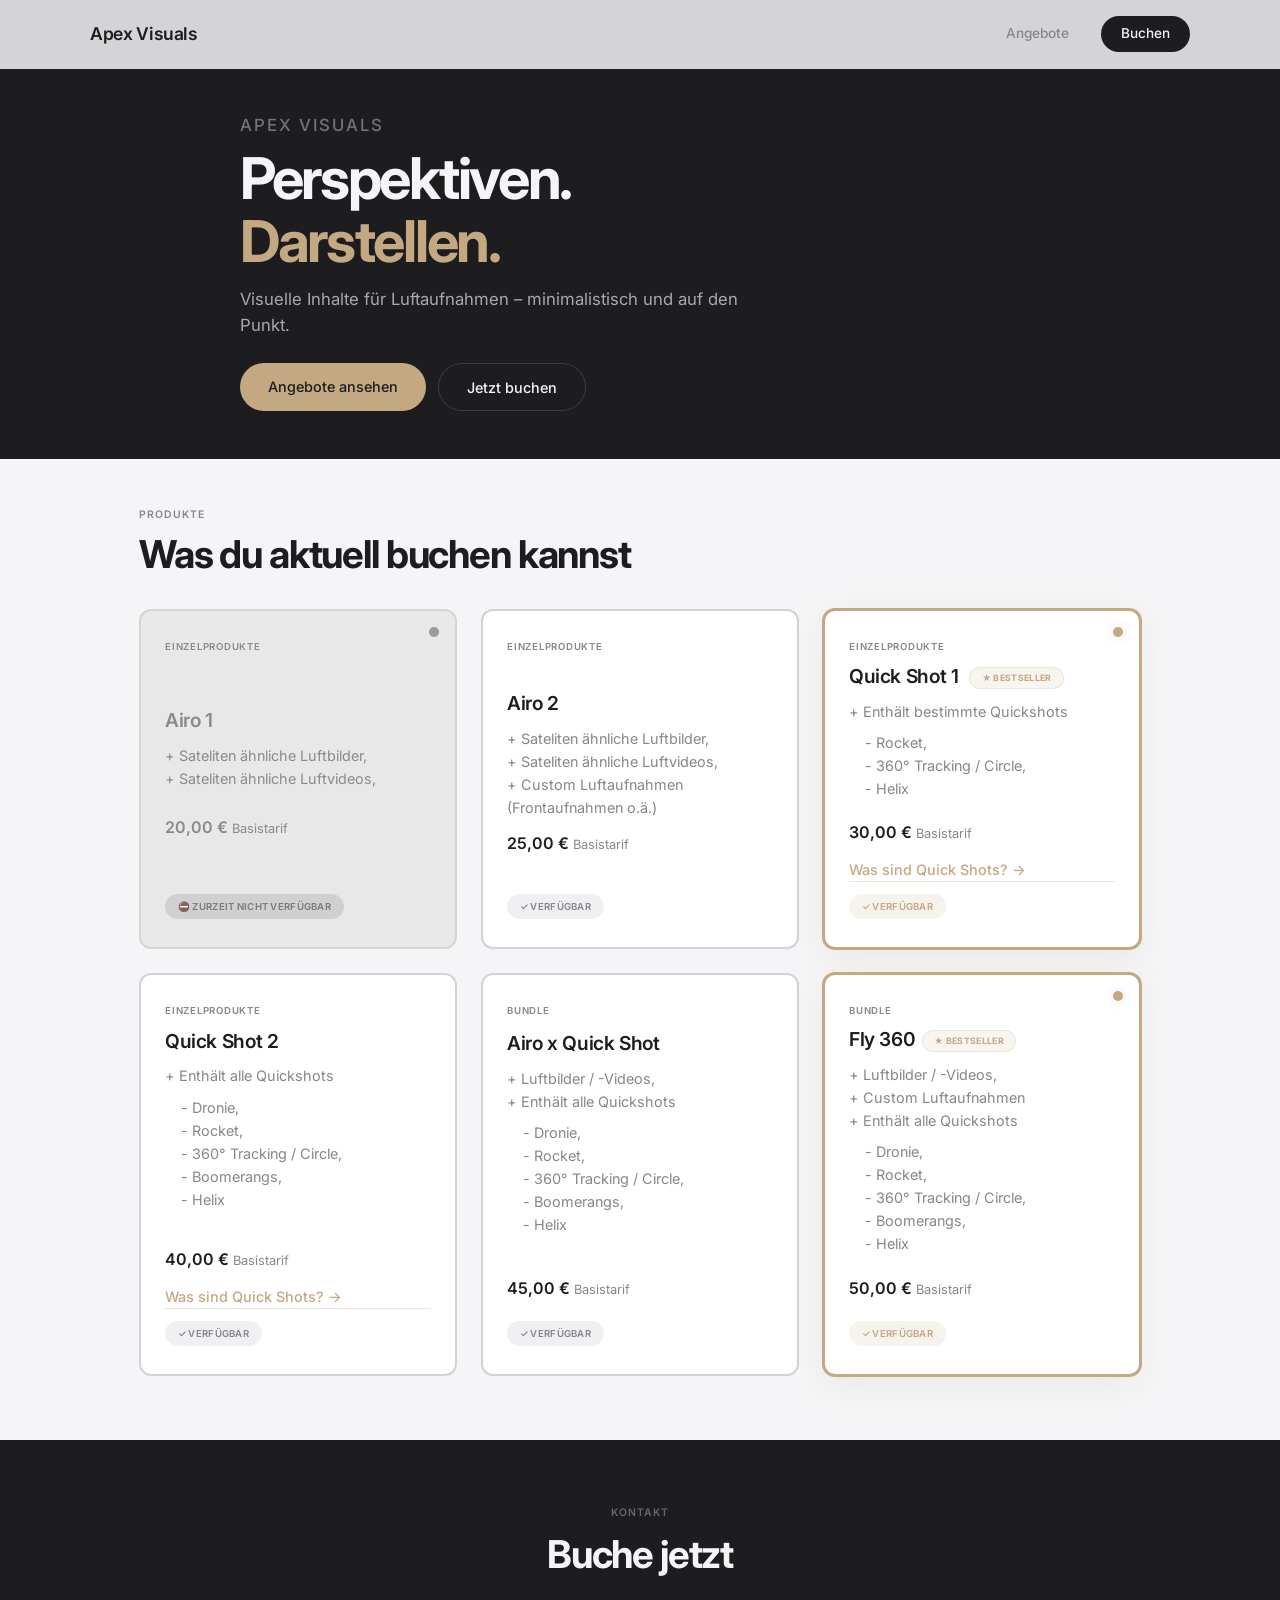
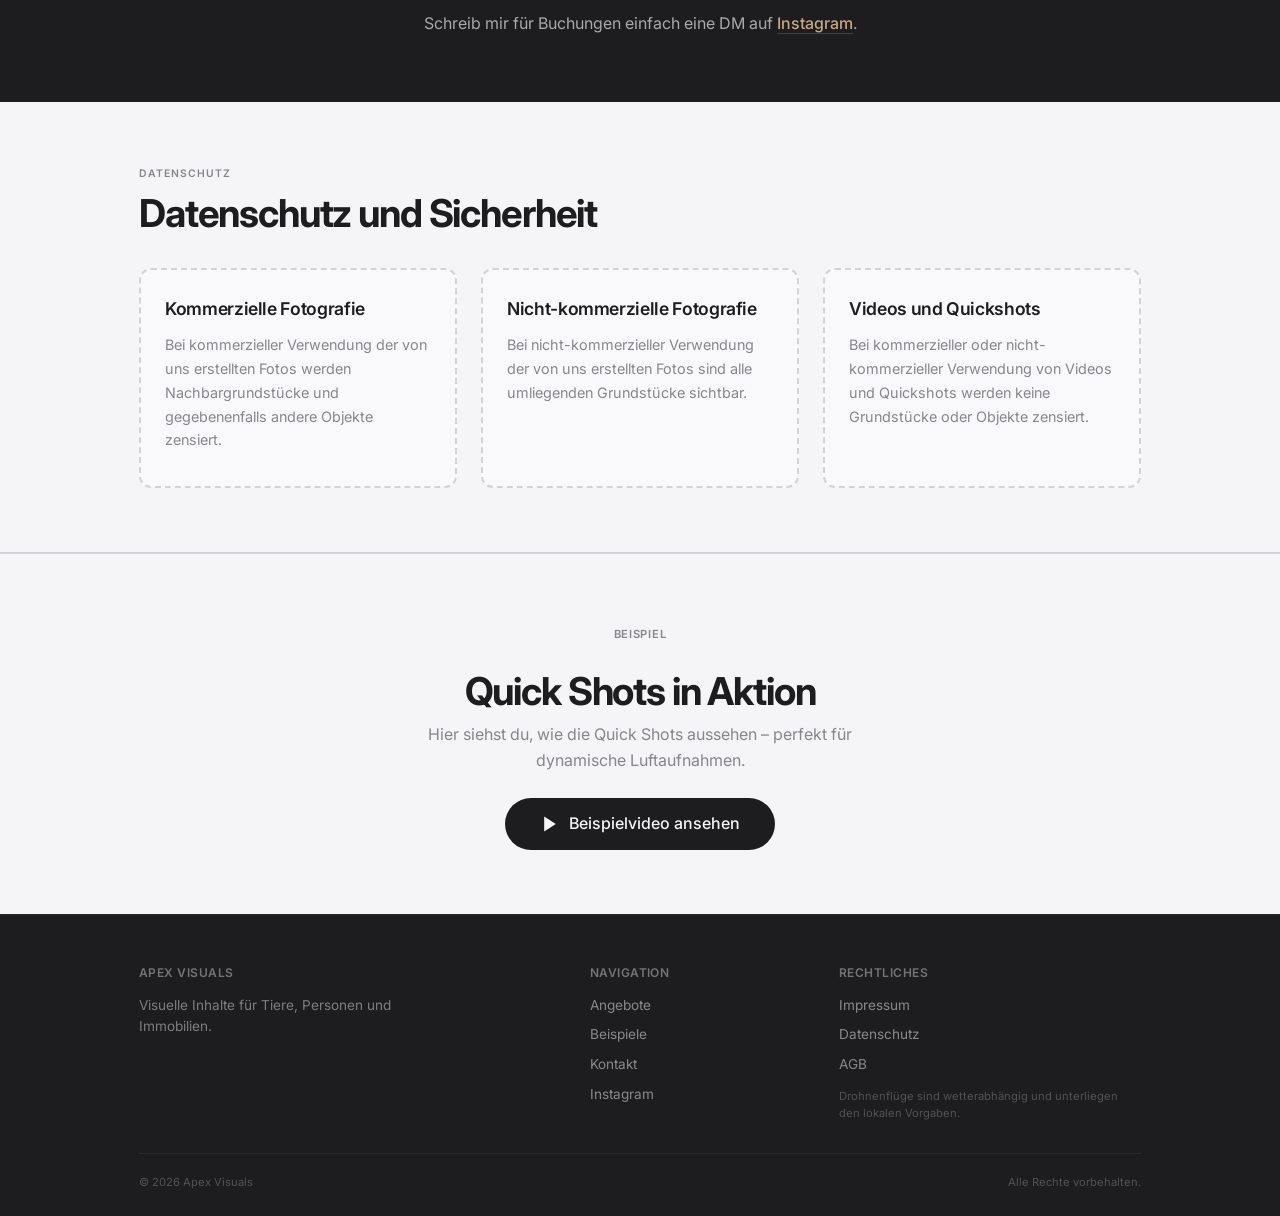
<file: index.html>
<!DOCTYPE html>
<html lang="de">
<head>
    <meta charset="UTF-8" />
    <meta name="viewport" content="width=device-width, initial-scale=1.0" />
    <title>Apex Visuals</title>
    <link rel="preconnect" href="https://fonts.googleapis.com" />
    <link rel="preconnect" href="https://fonts.gstatic.com" crossorigin />
    <link href="https://fonts.googleapis.com/css2?family=Inter:opsz,wght@14..32,300;14..32,400;14..32,500;14..32,600;14..32,700&display=swap" rel="stylesheet" />
    <link rel="icon" href="assets/favicon/favicon.png" />
    <style>
        /* ============================================
               RESET & BASE
            ============================================ */
        *,
        *::before,
        *::after {
            margin: 0;
            padding: 0;
            box-sizing: border-box;
        }

        :root {
            --color-bg: #f5f5f7;
            --color-bg-dark: #1d1d1f;
            --color-text: #1d1d1f;
            --color-text-secondary: #86868b;
            --color-accent: #c4a882;
            --color-accent-hover: #b3977a;
            --color-accent-glow: rgba(196, 168, 130, 0.15);
            --color-card-bg: #ffffff;
            --color-border: #d2d2d7;
            --radius: 0.75rem;
            --radius-pill: 9999px;
            --font-family: 'Inter', -apple-system, BlinkMacSystemFont, 'SF Pro Display', 'Helvetica Neue', sans-serif;
            --transition: 0.8s cubic-bezier(0.2, 0.8, 0.2, 1);
        }

        html {
            scroll-behavior: smooth;
            -webkit-font-smoothing: antialiased;
            -moz-osx-font-smoothing: grayscale;
        }

        body {
            background-color: var(--color-bg);
            color: var(--color-text);
            font-family: var(--font-family);
            font-weight: 400;
            line-height: 1.6;
        }

        a {
            color: inherit;
            text-decoration: none;
            transition: color var(--transition);
        }

        /* ============================================
               UTILITY
            ============================================ */
        .container {
            max-width: 1100px;
            margin: 0 auto;
            padding: 0 1.5rem;
        }

        .label {
            font-size: 0.7rem;
            font-weight: 600;
            letter-spacing: 0.06em;
            text-transform: uppercase;
            color: var(--color-text-secondary);
            margin-bottom: 0.5rem;
        }

        .sr-only {
            position: absolute;
            width: 1px;
            height: 1px;
            padding: 0;
            margin: -1px;
            overflow: hidden;
            clip: rect(0, 0, 0, 0);
            border: 0;
        }

        /* ============================================
               ANIMATIONS
            ============================================ */
        @keyframes rise-in {
            from {
                opacity: 0;
                transform: translateY(24px);
            }
            to {
                opacity: 1;
                transform: translateY(0);
            }
        }

        @keyframes nav-enter {
            from {
                opacity: 0;
                transform: translateY(-12px);
            }
            to {
                opacity: 1;
                transform: translateY(0);
            }
        }

        @keyframes footer-enter {
            from {
                opacity: 0;
                transform: translateY(28px);
            }
            to {
                opacity: 1;
                transform: translateY(0);
            }
        }

        @keyframes footer-col-in {
            from {
                opacity: 0;
                transform: translateY(18px);
            }
            to {
                opacity: 1;
                transform: translateY(0);
            }
        }

        @keyframes pulse-dot {
            0%,
            100% {
                box-shadow: 0 0 8px rgba(196, 168, 130, 0.3);
            }
            50% {
                box-shadow: 0 0 20px rgba(196, 168, 130, 0.6);
            }
        }

        .animate-in {
            opacity: 0;
            animation: rise-in 1800ms cubic-bezier(0.2, 0.8, 0.2, 1) both;
        }

        /* ============================================
               VIEWPORT-SCROLL ANIMATIONEN (nur für Video & Footer)
               Gleiche Werte wie die oberen Animationen
            ============================================ */
        .animate-on-scroll {
            opacity: 0;
            transform: translateY(24px);
            transition: opacity 1800ms cubic-bezier(0.2, 0.8, 0.2, 1),
                        transform 1800ms cubic-bezier(0.2, 0.8, 0.2, 1);
        }

        .animate-on-scroll.visible {
            opacity: 1;
            transform: translateY(0);
        }

        /* Verzögerungen – angepasst an die oberen Animationen */
        .animate-on-scroll.delay-1 { transition-delay: 0.08s; }
        .animate-on-scroll.delay-2 { transition-delay: 0.16s; }
        .animate-on-scroll.delay-3 { transition-delay: 0.24s; }
        .animate-on-scroll.delay-4 { transition-delay: 0.32s; }

        /* Footer-Spalten mit größeren Abständen (wie ursprünglich) */
        .footer-col-1 { transition-delay: 0.10s; }
        .footer-col-2 { transition-delay: 0.20s; }
        .footer-col-3 { transition-delay: 0.30s; }

        @media (prefers-reduced-motion: reduce) {
            .animate-in {
                opacity: 1;
                animation: none;
            }
            .animate-on-scroll {
                opacity: 1;
                transform: none;
                transition: none;
            }
            .animate-on-scroll * {
                transition-delay: 0s !important;
            }
            .header,
            .logo,
            .card,
            .contact p,
            .footer,
            .footer-col {
                opacity: 1;
                animation: none;
            }
        }

        /* ============================================
               HEADER
            ============================================ */
        .header {
            position: fixed;
            top: 0;
            left: 0;
            right: 0;
            z-index: 100;
            padding: 1rem 1.5rem;
            background: rgba(245, 245, 247, 0.85);
            backdrop-filter: blur(20px);
            -webkit-backdrop-filter: blur(20px);
            border-bottom: 1px solid rgba(210, 210, 215, 0.3);
            animation: nav-enter 1600ms cubic-bezier(0.2, 0.8, 0.2, 1) both;
        }

        .header .container {
            display: flex;
            align-items: center;
            justify-content: space-between;
            padding: 0;
        }

        .logo {
            font-size: 1.1rem;
            font-weight: 600;
            letter-spacing: -0.02em;
            color: var(--color-text);
            transition: color var(--transition);
            animation: rise-in 1600ms 280ms cubic-bezier(0.2, 0.8, 0.2, 1) both;
        }

        .logo:hover {
            color: var(--color-accent);
        }

        .nav-links {
            display: flex;
            gap: 2rem;
            align-items: center;
        }

        .nav-link {
            font-size: 0.85rem;
            font-weight: 500;
            color: var(--color-text-secondary);
            transition: color var(--transition);
            position: relative;
        }

        .nav-link:hover {
            color: var(--color-text);
        }

        .nav-link-cta {
            background: var(--color-text);
            color: var(--color-bg);
            padding: 0.45rem 1.25rem;
            border-radius: var(--radius-pill);
            font-weight: 500;
            font-size: 0.85rem;
            transition: background var(--transition), transform var(--transition);
        }

        .nav-link-cta:hover {
            background: var(--color-accent);
            color: var(--color-text);
            transform: scale(0.97);
        }

        /* ============================================
               HERO — KOMPAKT
            ============================================ */
        .hero {
            padding: 7rem 1.5rem 3rem;
            background: var(--color-bg-dark);
            color: #f5f5f7;
        }

        .hero .container {
            max-width: 800px;
            padding: 0;
        }

        .hero .label {
            color: rgba(245, 245, 247, 0.4);
            font-weight: 500;
            letter-spacing: 0.12em;
            margin-bottom: 0.5rem;
            animation-delay: 600ms;
        }

        .hero h1 {
            font-size: clamp(2.2rem, 6vw, 3.6rem);
            font-weight: 700;
            letter-spacing: -0.04em;
            line-height: 1.1;
            margin-bottom: 0.75rem;
            animation-delay: 840ms;
        }

        .hero h1 .accent {
            color: var(--color-accent);
        }

        .hero p {
            font-size: 1.05rem;
            max-width: 500px;
            color: rgba(245, 245, 247, 0.65);
            line-height: 1.6;
            margin-bottom: 1.5rem;
            font-weight: 400;
            animation-delay: 1080ms;
        }

        .hero-actions {
            display: flex;
            flex-wrap: wrap;
            gap: 0.75rem;
            animation-delay: 1320ms;
        }

        .btn {
            display: inline-block;
            padding: 0.7rem 1.75rem;
            border-radius: var(--radius-pill);
            font-weight: 500;
            font-size: 0.9rem;
            transition: background var(--transition), color var(--transition), transform var(--transition);
            cursor: pointer;
            border: none;
            text-align: center;
        }

        .btn-primary {
            background: var(--color-accent);
            color: var(--color-bg-dark);
        }

        .btn-primary:hover {
            background: var(--color-accent-hover);
            transform: scale(0.97);
        }

        .btn-secondary {
            background: transparent;
            color: #f5f5f7;
            border: 1.5px solid rgba(245, 245, 247, 0.15);
        }

        .btn-secondary:hover {
            background: rgba(245, 245, 247, 0.05);
            border-color: rgba(245, 245, 247, 0.3);
            transform: scale(0.97);
        }

        /* ============================================
               SERVICES — mit visueller Verfügbarkeit
            ============================================ */
        .services {
            padding: 3rem 1.5rem 4rem;
            background: var(--color-bg);
        }

        .services .container {
            max-width: 1050px;
        }

        .section-heading {
            margin-bottom: 2rem;
        }

        .section-heading h2 {
            font-size: clamp(1.6rem, 3vw, 2.4rem);
            font-weight: 700;
            letter-spacing: -0.03em;
            color: var(--color-text);
            line-height: 1.2;
            margin-top: 0.5rem;
        }

        .section-heading .label {
            font-size: 0.65rem;
            letter-spacing: 0.1em;
            color: var(--color-text-secondary);
        }

        .section-heading.animate-in {
            animation-delay: 1560ms;
        }

        .cards-grid {
            display: grid;
            grid-template-columns: repeat(3, 1fr);
            gap: 1.5rem;
        }

        /* ===== BASIS CARD ===== */
        .card {
            background: var(--color-card-bg);
            border-radius: var(--radius);
            padding: 1.75rem 1.5rem;
            transition: transform var(--transition), box-shadow var(--transition), opacity var(--transition), border-color var(--transition);
            display: flex;
            flex-direction: column;
            border: 2px solid var(--color-border);
            min-height: 320px;
            opacity: 0;
            animation: rise-in 1800ms cubic-bezier(0.2, 0.8, 0.2, 1) both;
            position: relative;
        }

        /* 5 Cards mit individuellen Verzögerungen */
        .card:nth-child(1) { animation-delay: 1740ms; }
        .card:nth-child(2) { animation-delay: 1860ms; }
        .card:nth-child(3) { animation-delay: 1980ms; }
        .card:nth-child(4) { animation-delay: 2100ms; }
        .card:nth-child(5) { animation-delay: 2220ms; }
        .card:nth-child(6) { animation-delay: 2340ms; }

        .card:hover {
            transform: translateY(-3px);
        }

        /* ===== NICHT VERFÜGBAR — KOMPLETT AUSGEGRAUT ===== */
        .card-off {
            opacity: 0.5;
            border-color: #d5d5d8;
            background: #e8e8ea;
            filter: grayscale(0.8);
        }

        .card-off:hover {
            transform: none;
            box-shadow: none;
            cursor: default;
        }

        .card-off * {
            color: #8a8a8f !important;
        }

        .card-off .card-label {
            color: #8a8a8f !important;
        }

        .card-off h3 {
            color: #8a8a8f !important;
        }

        .card-off p {
            color: #8a8a8f !important;
        }

        .card-off .price {
            color: #8a8a8f !important;
        }

        .card-off .price small {
            color: #8a8a8f !important;
        }

        .card-off .badge {
            background: #d0d0d3 !important;
            color: #7a7a7f !important;
        }

        .card-off .availability-dot {
            background: #9a9a9f !important;
            box-shadow: none !important;
            animation: none !important;
        }

        /* ===== VERFÜGBAR — goldener Akzent ===== */
        .card-on {
            border-color: var(--color-accent);
            box-shadow: 0 0 0 1px var(--color-accent), 0 8px 32px var(--color-accent-glow);
            background: var(--color-card-bg);
            opacity: 1;
            filter: none;
        }

        .card-on:hover {
            box-shadow: 0 0 0 1px var(--color-accent), 0 16px 48px rgba(196, 168, 130, 0.2);
        }

        .card-on .card-label {
            color: var(--color-accent);
        }

        .card-on .badge {
            background: rgba(196, 168, 130, 0.15);
            color: var(--color-accent);
        }

        .card-on .availability-dot {
            background: var(--color-accent);
            box-shadow: 0 0 12px rgba(196, 168, 130, 0.4);
            animation: pulse-dot 2s ease-in-out infinite;
        }

        /* Verfügbarkeits-Indikator (kleiner Punkt oben rechts) */
        .card .availability-dot {
            position: absolute;
            top: 1rem;
            right: 1rem;
            width: 10px;
            height: 10px;
            border-radius: 50%;
            flex-shrink: 0;
            transition: background var(--transition), box-shadow var(--transition);
        }

        .card .card-label {
            font-size: 0.6rem;
            font-weight: 600;
            letter-spacing: 0.08em;
            text-transform: uppercase;
            color: var(--color-text-secondary);
            margin-bottom: 0.4rem;
            transition: color var(--transition);
        }

        .card h3 {
            font-size: 1.2rem;
            font-weight: 600;
            letter-spacing: -0.02em;
            margin-bottom: 0.5rem;
            color: var(--color-text);
            transition: color var(--transition);
        }

        .card p {
            font-size: 0.9rem;
            color: var(--color-text-secondary);
            line-height: 1.6;
            margin-bottom: 0.5rem;
            flex: 1;
            transition: color var(--transition);
        }

        .card .price {
            font-weight: 600;
            font-size: 1rem;
            color: var(--color-text);
            margin-top: 0.25rem;
            transition: color var(--transition);
        }

        .card .price small {
            font-weight: 400;
            font-size: 0.8rem;
            color: var(--color-text-secondary);
        }

        .badge {
            display: inline-block;
            font-size: 0.6rem;
            font-weight: 600;
            letter-spacing: 0.03em;
            text-transform: uppercase;
            padding: 0.3rem 0.8rem;
            border-radius: var(--radius-pill);
            margin-top: 0.75rem;
            align-self: flex-start;
            background: #f0f0f2;
            color: var(--color-text-secondary);
            transition: background var(--transition), color var(--transition);
        }

        .badge .badge-icon {
            display: inline-block;
            margin-right: 4px;
        }

        .badge-on .badge-icon {
            color: var(--color-accent);
        }

        /* ===== BESTSELLER-BADGE ===== */
        .bestseller-badge {
            display: inline-block;
            font-size: 0.55rem;
            font-weight: 700;
            letter-spacing: 0.04em;
            text-transform: uppercase;
            padding: 0.2rem 0.7rem;
            border-radius: var(--radius-pill);
            background: rgba(134, 134, 139, 0.12);
            color: var(--color-text-secondary);
            margin-left: 0.4rem;
            vertical-align: middle;
            border: 1px solid rgba(134, 134, 139, 0.15);
        }

        .card-on .bestseller-badge {
            background: rgba(196, 168, 130, 0.12);
            color: var(--color-accent);
            border-color: rgba(196, 168, 130, 0.2);
        }

        .card-off .bestseller-badge {
            opacity: 0.5;
        }

        /* ============================================
               VIDEO SECTION
            ============================================ */
        .video-section {
            padding: 4rem 1.5rem;
            background: var(--color-bg);
            border-top: 1px solid var(--color-border);
        }

        .video-section .container {
            max-width: 800px;
            text-align: center;
        }

        .video-section .label {
            color: var(--color-text-secondary);
        }

        .video-section h2 {
            font-size: clamp(1.6rem, 3vw, 2.4rem);
            font-weight: 700;
            letter-spacing: -0.03em;
            color: var(--color-text);
            line-height: 1.2;
            margin-top: 0.25rem;
        }

        .video-section p {
            color: var(--color-text-secondary);
            max-width: 500px;
            margin: 0.5rem auto 1.5rem;
        }

        .video-link-btn {
            display: inline-flex;
            align-items: center;
            gap: 0.6rem;
            padding: 0.85rem 2.2rem;
            border-radius: var(--radius-pill);
            background: var(--color-bg-dark);
            color: #f5f5f7;
            font-weight: 500;
            font-size: 1rem;
            transition: background var(--transition), transform var(--transition), box-shadow var(--transition);
            border: none;
            cursor: pointer;
            text-decoration: none;
        }

        .video-link-btn:hover {
            background: var(--color-accent);
            color: var(--color-bg-dark);
            transform: scale(0.97);
            box-shadow: 0 8px 32px rgba(196, 168, 130, 0.25);
        }

        .video-link-btn svg {
            width: 20px;
            height: 20px;
            fill: currentColor;
            flex-shrink: 0;
        }

        /* ============================================
               CONTACT
            ============================================ */
        .contact {
            padding: 4rem 1.5rem;
            background: var(--color-bg-dark);
            color: #f5f5f7;
            text-align: center;
        }

        .contact .container {
            max-width: 600px;
        }

        .contact .section-heading h2 {
            color: #f5f5f7;
        }

        .contact .section-heading .label {
            color: rgba(245, 245, 247, 0.35);
        }

        .contact .section-heading.animate-in {
            animation-delay: 2280ms;
        }

        .contact p {
            font-size: 1rem;
            color: rgba(245, 245, 247, 0.65);
            line-height: 1.8;
            opacity: 0;
            animation: rise-in 1800ms 2460ms cubic-bezier(0.2, 0.8, 0.2, 1) both;
        }

        .contact a {
            color: var(--color-accent);
            font-weight: 500;
            border-bottom: 1px solid rgba(196, 168, 130, 0.25);
            transition: border-color var(--transition), color var(--transition);
        }

        .contact a:hover {
            color: var(--color-accent-hover);
            border-color: var(--color-accent);
        }

        /* ============================================
               DATENSCHUTZ & SICHERHEIT
            ============================================ */
        .privacy-section {
            padding: 4rem 1.5rem;
            background: var(--color-bg);
            border-bottom: 1px solid var(--color-border);
        }

        .privacy-section .container {
            max-width: 1050px;
        }

        .privacy-grid {
            display: grid;
            grid-template-columns: repeat(3, 1fr);
            gap: 1.5rem;
        }

        .privacy-card {
            min-height: 220px;
            border: 2px dashed var(--color-border);
            border-radius: var(--radius);
            background: rgba(255, 255, 255, 0.45);
            padding: 1.75rem 1.5rem;
        }

        .privacy-card h3 {
            font-size: 1.1rem;
            font-weight: 600;
            letter-spacing: -0.02em;
            line-height: 1.3;
            color: var(--color-text);
            margin-bottom: 0.75rem;
        }

        .privacy-card p {
            color: var(--color-text-secondary);
            font-size: 0.9rem;
            line-height: 1.65;
        }

        /* ============================================
               FOOTER
            ============================================ */
        .footer {
            background: var(--color-bg-dark);
            padding: 3rem 1.5rem 1.5rem;
            border-top: 1px solid rgba(245, 245, 247, 0.06);
        }

        .footer .container {
            max-width: 1050px;
        }

        .footer-grid {
            display: grid;
            grid-template-columns: 2fr 1fr 1.5fr;
            gap: 3rem;
            padding-bottom: 2rem;
            border-bottom: 1px solid rgba(245, 245, 247, 0.06);
        }

        .footer-col .footer-heading {
            font-size: 0.75rem;
            font-weight: 600;
            letter-spacing: 0.04em;
            text-transform: uppercase;
            color: rgba(245, 245, 247, 0.4);
            margin-bottom: 0.75rem;
        }

        .footer-col .footer-text {
            font-size: 0.85rem;
            color: rgba(245, 245, 247, 0.45);
            line-height: 1.6;
            max-width: 280px;
            font-weight: 400;
        }

        .footer-links {
            display: flex;
            flex-direction: column;
            gap: 0.5rem;
        }

        .footer-links a {
            font-size: 0.85rem;
            color: rgba(245, 245, 247, 0.5);
            transition: color var(--transition);
            font-weight: 400;
        }

        .footer-links a:hover {
            color: rgba(245, 245, 247, 0.8);
        }

        .footer-note {
            font-size: 0.7rem;
            color: rgba(245, 245, 247, 0.25);
            margin-top: 0.75rem;
            line-height: 1.5;
        }

        .footer-bottom {
            display: flex;
            justify-content: space-between;
            align-items: center;
            padding-top: 1.25rem;
            font-size: 0.7rem;
            color: rgba(245, 245, 247, 0.25);
            flex-wrap: wrap;
            gap: 0.5rem;
        }

        /* ============================================
               RESPONSIVE
            ============================================ */
        @media (max-width: 900px) {
            .cards-grid {
                grid-template-columns: repeat(2, 1fr);
            }
            .privacy-grid {
                grid-template-columns: repeat(2, 1fr);
            }
            .footer-grid {
                grid-template-columns: 1fr 1fr;
            }
        }

        @media (max-width: 680px) {
            .cards-grid {
                grid-template-columns: 1fr;
            }
            .privacy-grid {
                grid-template-columns: 1fr;
            }
            .footer-grid {
                grid-template-columns: 1fr;
                gap: 1.5rem;
            }
            .footer-col .footer-text {
                max-width: 100%;
            }
            .footer-bottom {
                flex-direction: column;
                text-align: center;
            }
        }

        @media (max-width: 768px) {
            .header {
                padding: 0.8rem 1.5rem;
            }
            .nav-links {
                gap: 1rem;
            }
            .nav-link {
                font-size: 0.8rem;
            }
            .nav-link-cta {
                padding: 0.3rem 0.9rem;
                font-size: 0.75rem;
            }
            .hero {
                padding: 6rem 1.5rem 2rem;
            }
            .hero h1 {
                font-size: 2rem;
            }
            .hero p {
                font-size: 0.95rem;
            }
            .hero-actions .btn {
                width: 100%;
                text-align: center;
            }
        }

        @media (max-width: 480px) {
            .card {
                padding: 1.5rem;
                min-height: auto;
            }
            .section-heading h2 {
                font-size: 1.4rem;
            }
            .contact p {
                font-size: 0.95rem;
            }
            .video-link-btn {
                width: 100%;
                justify-content: center;
            }
        }

        /* Focus */
        a:focus-visible,
        button:focus-visible {
            outline: 2px solid var(--color-accent);
            outline-offset: 3px;
        }
    </style>
</head>
<body>

    <!-- ===== HEADER ===== -->
    <header class="header" role="banner">
        <div class="container">
            <a href="/" class="logo" aria-label="Apex Visuals – Zur Startseite">Apex Visuals</a>
            <nav class="nav-links" aria-label="Hauptnavigation">
                <a href="index.html#services" class="nav-link">Angebote</a>
                <a href="index.html#contact" class="nav-link nav-link-cta">Buchen</a>
            </nav>
        </div>
    </header>

    <!-- ===== MAIN ===== -->

    <!-- HERO -->
    <section id="top" class="hero" aria-labelledby="hero-title">
        <div class="container">
            <p class="label animate-in" style="animation-delay:600ms;">Apex Visuals</p>
            <h1 id="hero-title" class="animate-in" style="animation-delay:840ms;">
                Perspektiven.<br />
                <span class="accent">Darstellen.</span>
            </h1>
            <p class="animate-in" style="animation-delay:1080ms;">
                Visuelle Inhalte für Luftaufnahmen – minimalistisch und auf den Punkt.
            </p>
            <div class="hero-actions animate-in" style="animation-delay:1320ms;">
                <a href="#services" class="btn btn-primary">Angebote ansehen</a>
                <a href="#contact" class="btn btn-secondary">Jetzt buchen</a>
            </div>
        </div>
    </section>

    <!-- SERVICES -->
    <section id="services" class="services" aria-labelledby="services-title">
        <div class="container">
            <div class="section-heading animate-in" style="animation-delay:1560ms;">
                <p class="label">Produkte</p>
                <h2 id="services-title">Was du aktuell buchen kannst</h2>
            </div>

            <div class="cards-grid">

                <!-- Karte 1 – NICHT VERFÜGBAR -->
                <article class="card card-off">
                    <span class="availability-dot" aria-hidden="true"></span>
                    <p class="card-label">Einzelprodukte</p>
                    <h3>Airo 1</h3>
                    <p> + Sateliten ähnliche Luftbilder,<br>
                    + Sateliten ähnliche Luftvideos,<br></p>
                    <p class="price">20,00&nbsp;€ <small>Basistarif</small></p>
                    <span class="badge">⛔ Zurzeit Nicht verfügbar</span>
                </article>

                <!-- Karte 2 – NICHT VERFÜGBAR -->
                <article class="card">
                    <span class="availability-dot" aria-hidden="true"></span>
                    <p class="card-label">Einzelprodukte</p>
                    <h3>Airo 2</h3>
                    <p> + Sateliten ähnliche Luftbilder,<br>
                        + Sateliten ähnliche Luftvideos,<br>
                        + Custom Luftaufnahmen (Frontaufnahmen o.ä.)<br></p>
                    <p class="price">25,00&nbsp;€ <small>Basistarif</small></p>
                    <span class="badge">✓ Verfügbar</span>
                </article>

                <!-- Karte 3 – VERFÜGBAR -->
                <article class="card card-on">
                    <span class="availability-dot" aria-hidden="true"></span>
                    <p class="card-label">Einzelprodukte</p>
                    <h3>Quick Shot 1 <span class="bestseller-badge">★ Bestseller</span></h3>
                    <p> + Enthält bestimmte Quickshots
                        <div style="margin-left: 1rem;">
                            <p>
                            - Rocket,<br>
                            - 360° Tracking / Circle,<br>
                            - Helix
                        </p>
                        </div>
                    </p>
                    <p class="price">30,00&nbsp;€ <small>Basistarif</small></p>
                    <a href="#video" style="color: var(--color-accent); font-weight: 500; font-size: 0.9rem; margin-top: 0.25rem; display: inline-block; border-bottom: 1px solid rgba(196, 168, 130, 0.3); transition: border-color var(--transition);">Was sind Quick Shots? →</a>
                    <span class="badge">✓ Verfügbar</span>
                </article>

                <!-- Karte 4 – VERFÜGBAR -->
                <article class="card">
                    <span class="availability-dot" aria-hidden="true"></span>
                    <p class="card-label">Einzelprodukte</p>
                    <h3>Quick Shot 2</h3>
                    <p>+ Enthält alle Quickshots
                        <div style="margin-left: 1rem;">
                        <p>- Dronie,<br>
                            - Rocket,<br>
                            - 360° Tracking / Circle,<br>
                            - Boomerangs,<br>
                            - Helix</p>
                        </p>
                        </div>
                    </p>
                    <p class="price">40,00&nbsp;€ <small>Basistarif</small></p>
                    <a href="#video" style="color: var(--color-accent); font-weight: 500; font-size: 0.9rem; margin-top: 0.25rem; display: inline-block; border-bottom: 1px solid rgba(196, 168, 130, 0.3); transition: border-color var(--transition);">Was sind Quick Shots? →</a>
                    <span class="badge">✓ Verfügbar</span>
                </article>

                <!-- Karte 5 – VERFÜGBAR -->
                <article class="card">
                    <span class="availability-dot" aria-hidden="true"></span>
                    <p class="card-label">Bundle</p>
                    <h3>Airo x Quick Shot</h3>
                    <p>+ Luftbilder / -Videos,<br>
                        + Enthält alle Quickshots
                        <div style="margin-left: 1rem;">
                        <p>- Dronie,<br>
                            - Rocket,<br>
                            - 360° Tracking / Circle,<br>
                            - Boomerangs,<br>
                            - Helix</p>
                        </p>
                        </div>
                    </p>
                    <p class="price">45,00&nbsp;€ <small>Basistarif</small></p>
                    <span class="badge badge-on">✓ Verfügbar</span>
                </article>

                <article class="card card-on">
                    <span class="availability-dot" aria-hidden="true"></span>
                    <p class="card-label">Bundle</p>
                    <h3>Fly 360<span class="bestseller-badge">★ Bestseller</span></h3>
                    <p>+ Luftbilder / -Videos,<br>
                        + Custom Luftaufnahmen<br>
                        + Enthält alle Quickshots
                        <div style="margin-left: 1rem;">
                        <p>- Dronie,<br>
                            - Rocket,<br>
                            - 360° Tracking / Circle,<br>
                            - Boomerangs,<br>
                            - Helix</p>
                        </p>
                        </div>
                    </p>
                    <p class="price">50,00&nbsp;€ <small>Basistarif</small></p>
                    <span class="badge badge-on">✓ Verfügbar</span>
                </article>

            </div>
        </div>
    </section>

    <!-- ===== CONTACT ===== -->
    <section id="contact" class="contact" aria-labelledby="contact-title">
        <div class="container">
            <div class="section-heading animate-in" style="animation-delay:2280ms;">
                <p class="label">Kontakt</p>
                <h2 id="contact-title">Buche jetzt</h2>
            </div>
            <p style="animation: rise-in 1800ms 2460ms cubic-bezier(0.2, 0.8, 0.2, 1) both; opacity:0;">
                Schreib mir für Buchungen einfach eine DM auf
                <a href="https://www.instagram.com/milan_.1410/" target="_blank" rel="noopener noreferrer">Instagram</a>.
            </p>
        </div>
    </section>

    <!-- ===== DATENSCHUTZ & SICHERHEIT (Viewport-Animation) ===== -->
    <section id="datenschutz-sicherheit" class="privacy-section" aria-labelledby="privacy-title">
        <div class="container">
            <div class="section-heading animate-on-scroll delay-1">
                <p class="label">Datenschutz</p>
                <h2 id="privacy-title">Datenschutz und Sicherheit</h2>
            </div>

            <div class="privacy-grid" aria-label="Datenschutz-Hinweise">
                <article class="privacy-card commercial-photo-privacy animate-on-scroll delay-2">
                    <h3>Kommerzielle Fotografie</h3>
                    <p>Bei kommerzieller Verwendung der von uns erstellten Fotos werden Nachbargrundstücke und gegebenenfalls andere Objekte zensiert.</p>
                </article>
                <article class="privacy-card private-photo-privacy animate-on-scroll delay-3">
                    <h3>Nicht-kommerzielle Fotografie</h3>
                    <p>Bei nicht-kommerzieller Verwendung der von uns erstellten Fotos sind alle umliegenden Grundstücke sichtbar.</p>
                </article>
                <article class="privacy-card video-privacy animate-on-scroll delay-4">
                    <h3>Videos und Quickshots</h3>
                    <p>Bei kommerzieller oder nicht-kommerzieller Verwendung von Videos und Quickshots werden keine Grundstücke oder Objekte zensiert.</p>
                </article>
            </div>
        </div>
    </section>

    <!-- ===== VIDEO SECTION (Viewport-Animation) ===== -->
    <section id="video" class="video-section" aria-labelledby="video-title">
        <div class="container">
            <p class="label animate-on-scroll delay-1">Beispiel</p>
            <h2 id="video-title" class="animate-on-scroll delay-2">Quick Shots in Aktion</h2>
            <p class="animate-on-scroll delay-3">Hier siehst du, wie die Quick Shots aussehen – perfekt für dynamische Luftaufnahmen.</p>

            <a href="https://terra-1-g.djicdn.com/5f1e9a711a9649479ee9b269af910bd8/37e03134ccd7459ca7f84ee5b632a73d.mp4" target="_blank" rel="noopener noreferrer" class="video-link-btn animate-on-scroll delay-3">
                <svg viewBox="0 0 24 24"><polygon points="5,3 19,12 5,21"/></svg>
                Beispielvideo ansehen
            </a>
        </div>
    </section>

    <!-- ===== FOOTER (Viewport-Animation) ===== -->
    <footer class="footer" role="contentinfo">
        <div class="container">
            <div class="footer-grid">
                <div class="footer-col animate-on-scroll footer-col-1">
                    <p class="footer-heading">Apex Visuals</p>
                    <p class="footer-text">
                        Visuelle Inhalte für Tiere, Personen und Immobilien.
                    </p>
                </div>
                <div class="footer-col animate-on-scroll footer-col-2">
                    <p class="footer-heading">Navigation</p>
                    <div class="footer-links">
                        <a href="index.html#services">Angebote</a>
                        <a href="index.html#video">Beispiele</a>
                        <a href="index.html#contact">Kontakt</a>
                        <a href="https://www.instagram.com/milan_.1410/" target="_blank" rel="noopener noreferrer">Instagram</a>
                    </div>
                </div>
                <div class="footer-col animate-on-scroll footer-col-3">
                    <p class="footer-heading">Rechtliches</p>
                    <div class="footer-links">
                        <a href="legal/impressum/">Impressum</a>
                        <a href="legal/datenschutz/">Datenschutz</a>
                        <a href="legal/agb/">AGB</a>
                    </div>
                    <p class="footer-note">
                        Drohnenflüge sind wetterabhängig und unterliegen den lokalen Vorgaben.
                    </p>
                </div>
            </div>
            <div class="footer-bottom">
                <span>&copy; 2026 Apex Visuals</span>
                <span>Alle Rechte vorbehalten.</span>
            </div>
        </div>
    </footer>

    <!-- ===== INTERSECTION OBSERVER (nur für Video & Footer) ===== -->
    <script>
        (function() {
            'use strict';

            // Nur Elemente mit der Klasse 'animate-on-scroll' beobachten
            const elements = document.querySelectorAll('.animate-on-scroll');

            if (elements.length === 0) return;

            const observer = new IntersectionObserver((entries) => {
                entries.forEach(entry => {
                    if (entry.isIntersecting) {
                        entry.target.classList.add('visible');
                        observer.unobserve(entry.target);
                    }
                });
            }, {
                root: null,
                rootMargin: '0px 0px -30px 0px',
                threshold: 0.1
            });

            elements.forEach(el => {
                observer.observe(el);
            });

        })();
    </script>

</body>
</html>
</file>
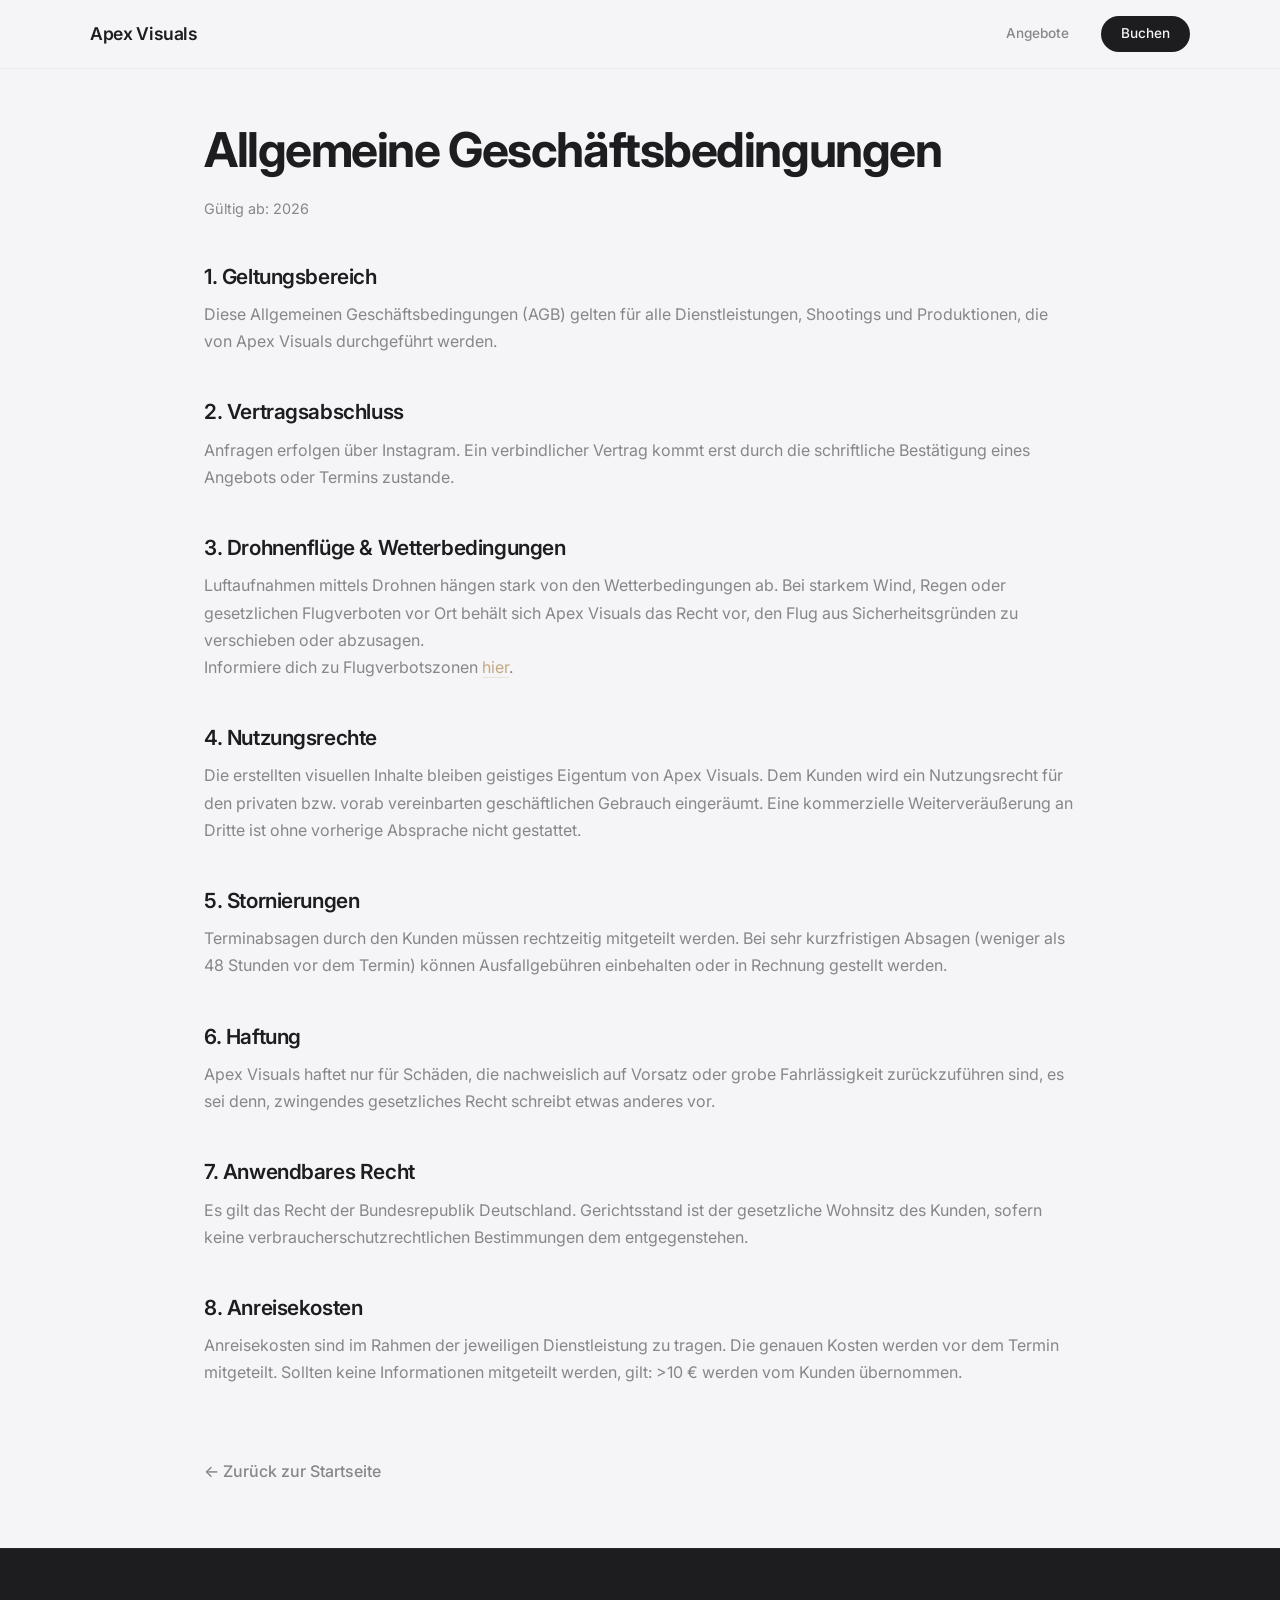
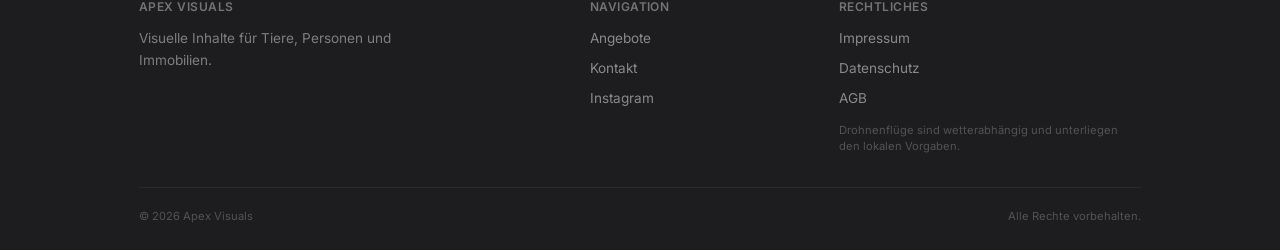
<file: legal/agb/index.html>
<!DOCTYPE html>
<html lang="de">
<head>
    <meta charset="UTF-8" />
    <meta name="viewport" content="width=device-width, initial-scale=1.0" />
    <title>Apex Visuals | AGB</title>
    <link rel="preconnect" href="https://fonts.googleapis.com" />
    <link rel="preconnect" href="https://fonts.gstatic.com" crossorigin />
    <link href="https://fonts.googleapis.com/css2?family=Inter:opsz,wght@14..32,300;14..32,400;14..32,500;14..32,600;14..32,700&display=swap" rel="stylesheet" />
    <link rel="icon" href="../../assets/favicon/favicon.png" />
    <link rel="stylesheet" href="../../assets/css/agb.css">
</head>
<body>

    <!-- ===== HEADER ===== -->
    <header class="header" role="banner">
        <div class="container">
            <a href="../../" class="logo" aria-label="Apex Visuals – Zur Startseite">Apex Visuals</a>
            <nav class="nav-links" aria-label="Hauptnavigation">
                <a href="../../#services" class="nav-link">Angebote</a>
                <a href="../../#contact" class="nav-link nav-link-cta">Buchen</a>
            </nav>
        </div>
    </header>

    <!-- ===== MAIN ===== -->
    <main class="legal-page">
        <div class="container">
            <h1>Allgemeine Geschäftsbedingungen</h1>
            <p class="meta">Gültig ab: 2026</p>

            <div class="legal-block">
                <h2>1. Geltungsbereich</h2>
                <p>
                    Diese Allgemeinen Geschäftsbedingungen (AGB) gelten für alle Dienstleistungen, Shootings und Produktionen, die von Apex Visuals durchgeführt werden.
                </p>
            </div>

            <div class="legal-block">
                <h2>2. Vertragsabschluss</h2>
                <p>
                    Anfragen erfolgen über Instagram. Ein verbindlicher Vertrag kommt erst durch die schriftliche Bestätigung eines Angebots oder Termins zustande.
                </p>
            </div>

            <div class="legal-block">
                <h2>3. Drohnenflüge &amp; Wetterbedingungen</h2>
                <p>
                    Luftaufnahmen mittels Drohnen hängen stark von den Wetterbedingungen ab. Bei starkem Wind, Regen oder gesetzlichen Flugverboten vor Ort behält sich Apex Visuals das Recht vor, den Flug aus Sicherheitsgründen zu verschieben oder abzusagen.<br />
                    Informiere dich zu Flugverbotszonen <a href="https://fly-safe.dji.com/home" target="_blank" rel="noopener noreferrer">hier</a>.
                </p>
            </div>

            <div class="legal-block">
                <h2>4. Nutzungsrechte</h2>
                <p>
                    Die erstellten visuellen Inhalte bleiben geistiges Eigentum von Apex Visuals. Dem Kunden wird ein Nutzungsrecht für den privaten bzw. vorab vereinbarten geschäftlichen Gebrauch eingeräumt. Eine kommerzielle Weiterveräußerung an Dritte ist ohne vorherige Absprache nicht gestattet.
                </p>
            </div>

            <div class="legal-block">
                <h2>5. Stornierungen</h2>
                <p>
                    Terminabsagen durch den Kunden müssen rechtzeitig mitgeteilt werden. Bei sehr kurzfristigen Absagen (weniger als 48 Stunden vor dem Termin) können Ausfallgebühren einbehalten oder in Rechnung gestellt werden.
                </p>
            </div>

            <div class="legal-block">
                <h2>6. Haftung</h2>
                <p>
                    Apex Visuals haftet nur für Schäden, die nachweislich auf Vorsatz oder grobe Fahrlässigkeit zurückzuführen sind, es sei denn, zwingendes gesetzliches Recht schreibt etwas anderes vor.
                </p>
            </div>

            <div class="legal-block">
                <h2>7. Anwendbares Recht</h2>
                <p>
                    Es gilt das Recht der Bundesrepublik Deutschland. Gerichtsstand ist der gesetzliche Wohnsitz des Kunden, sofern keine verbraucherschutzrechtlichen Bestimmungen dem entgegenstehen.
                </p>
            </div>

            <div class="legal-block">
                <h2>8. Anreisekosten</h2>
                <p>
                    Anreisekosten sind im Rahmen der jeweiligen Dienstleistung zu tragen. Die genauen Kosten werden vor dem Termin mitgeteilt. Sollten keine Informationen mitgeteilt werden, gilt: &gt;10&nbsp;€ werden vom Kunden übernommen.
                </p>
            </div>

            <a href="../../" class="back-link">Zurück zur Startseite</a>
        </div>
    </main>

    <!-- ===== FOOTER ===== -->
    <footer class="footer" role="contentinfo">
        <div class="container">
            <div class="footer-grid">
                <div class="footer-col" style="animation-delay:2820ms;">
                    <p class="footer-heading">Apex Visuals</p>
                    <p class="footer-text">
                        Visuelle Inhalte für Tiere, Personen und Immobilien.
                    </p>
                </div>
                <div class="footer-col" style="animation-delay:3000ms;">
                    <p class="footer-heading">Navigation</p>
                    <div class="footer-links">
                        <a href="../../#services">Angebote</a>
                        <a href="../../#contact">Kontakt</a>
                        <a href="https://www.instagram.com/milan_.1410/" target="_blank" rel="noopener noreferrer">Instagram</a>
                    </div>
                </div>
                <div class="footer-col" style="animation-delay:3180ms;">
                    <p class="footer-heading">Rechtliches</p>
                    <div class="footer-links">
                        <a href="../impressum/">Impressum</a>
                        <a href="../datenschutz/">Datenschutz</a>
                        <a href="../agb/">AGB</a>
                    </div>
                    <p class="footer-note">
                        Drohnenflüge sind wetterabhängig und unterliegen den lokalen Vorgaben.
                    </p>
                </div>
            </div>
            <div class="footer-bottom">
                <span>&copy; 2026 Apex Visuals</span>
                <span>Alle Rechte vorbehalten.</span>
            </div>
        </div>
    </footer>

</body>
</html>
</file>
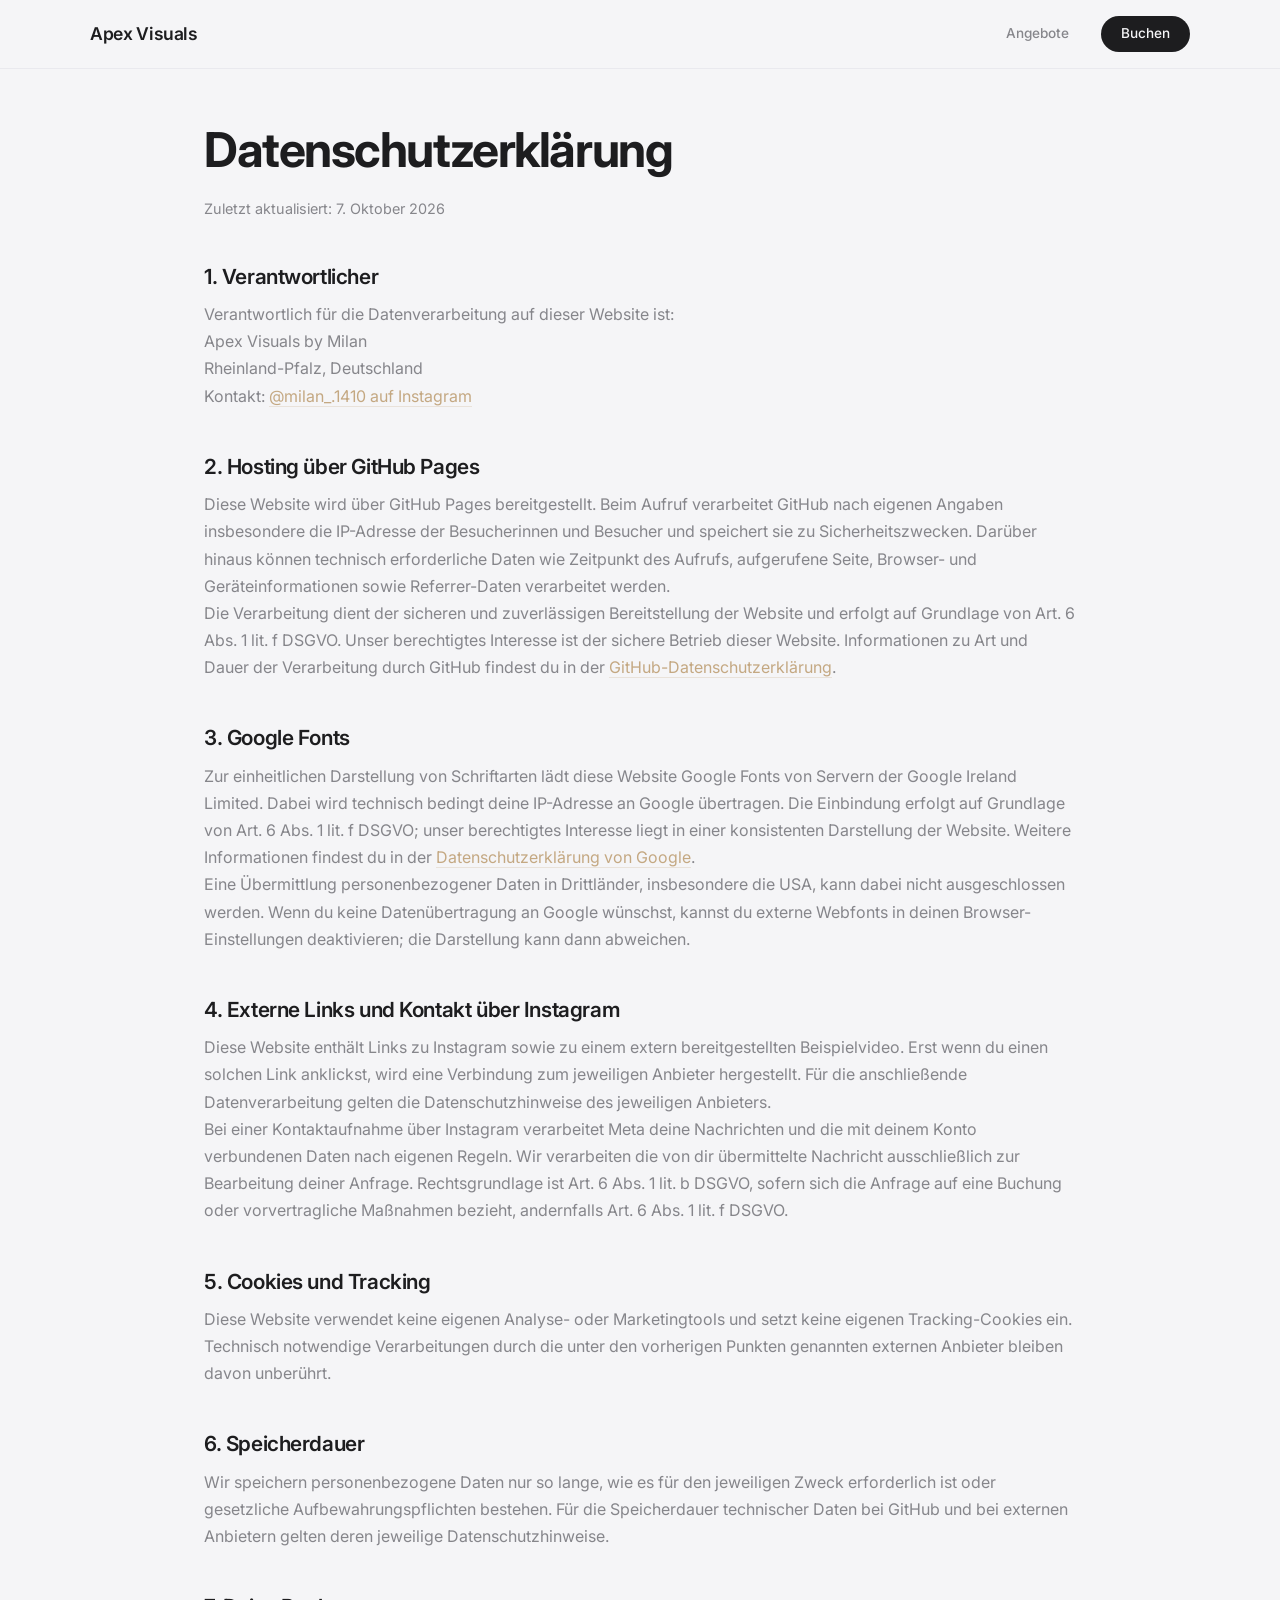
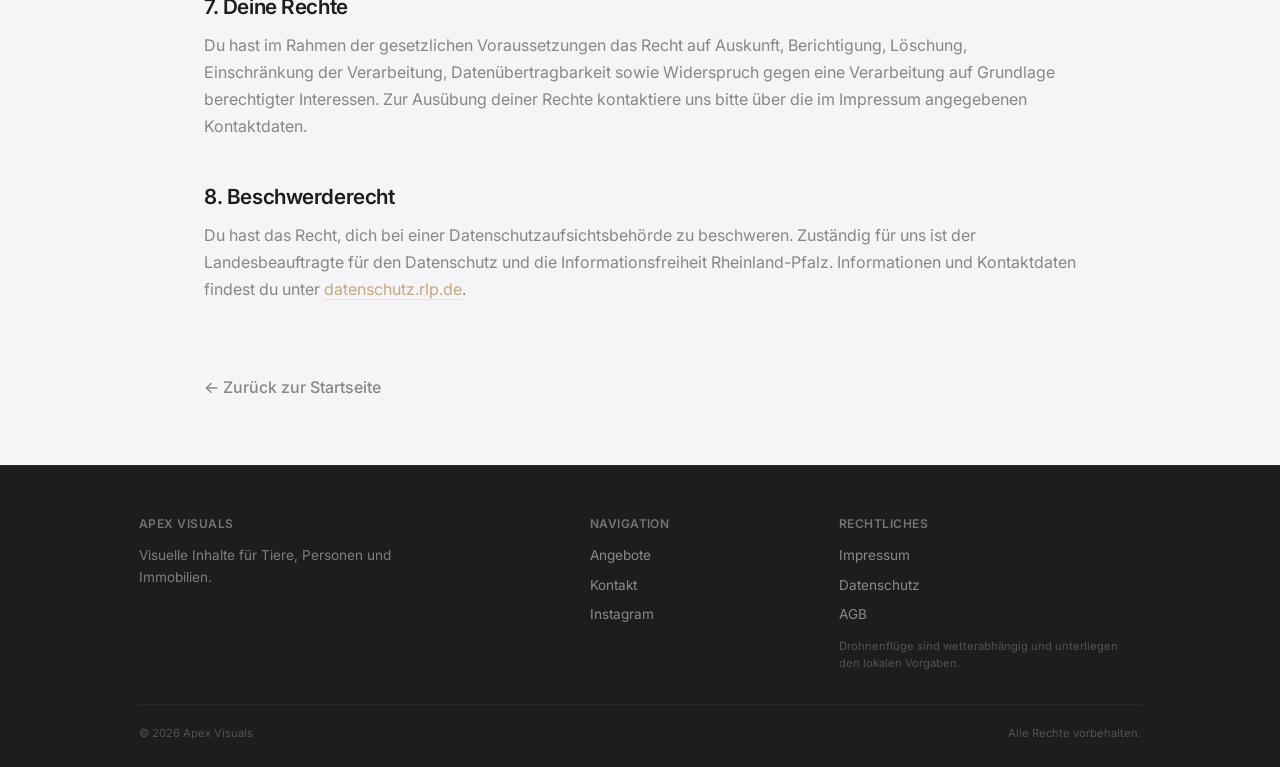
<file: legal/datenschutz/index.html>
<!DOCTYPE html>
<html lang="de">
<head>
    <meta charset="UTF-8" />
    <meta name="viewport" content="width=device-width, initial-scale=1.0" />
    <title>Apex Visuals | Datenschutz</title>
    <link rel="preconnect" href="https://fonts.googleapis.com" />
    <link rel="preconnect" href="https://fonts.gstatic.com" crossorigin />
    <link href="https://fonts.googleapis.com/css2?family=Inter:opsz,wght@14..32,300;14..32,400;14..32,500;14..32,600;14..32,700&display=swap" rel="stylesheet" />
    <link rel="icon" href="../../assets/favicon/favicon.png" />
    <link rel="stylesheet" href="../../assets/css/datenschutz.css">
</head>
<body>

    <!-- ===== HEADER ===== -->
    <header class="header" role="banner">
        <div class="container">
            <a href="../../" class="logo" aria-label="Apex Visuals – Zur Startseite">Apex Visuals</a>
            <nav class="nav-links" aria-label="Hauptnavigation">
                <a href="../../#services" class="nav-link">Angebote</a>
                <a href="../../#contact" class="nav-link nav-link-cta">Buchen</a>
            </nav>
        </div>
    </header>

    <!-- ===== MAIN ===== -->
    <main class="legal-page">
        <div class="container">
            <h1>Datenschutzerklärung</h1>
            <p class="meta">Zuletzt aktualisiert: 7. Oktober 2026</p>

            <div class="legal-block">
                <h2>1. Verantwortlicher</h2>
                <p>
                    Verantwortlich für die Datenverarbeitung auf dieser Website ist:<br />
                    Apex Visuals by Milan<br />
                    Rheinland-Pfalz, Deutschland<br />
                    Kontakt: <a href="https://www.instagram.com/milan_.1410/" target="_blank" rel="noopener noreferrer">@milan_.1410 auf Instagram</a>
                </p>
            </div>

            <div class="legal-block">
                <h2>2. Hosting über GitHub Pages</h2>
                <p>
                    Diese Website wird über GitHub Pages bereitgestellt. Beim Aufruf verarbeitet GitHub nach eigenen Angaben insbesondere die IP-Adresse der Besucherinnen und Besucher und speichert sie zu Sicherheitszwecken. Darüber hinaus können technisch erforderliche Daten wie Zeitpunkt des Aufrufs, aufgerufene Seite, Browser- und Geräteinformationen sowie Referrer-Daten verarbeitet werden.
                </p>
                <p>Die Verarbeitung dient der sicheren und zuverlässigen Bereitstellung der Website und erfolgt auf Grundlage von Art. 6 Abs. 1 lit. f DSGVO. Unser berechtigtes Interesse ist der sichere Betrieb dieser Website. Informationen zu Art und Dauer der Verarbeitung durch GitHub findest du in der <a href="https://docs.github.com/en/site-policy/privacy-policies/github-general-privacy-statement" target="_blank" rel="noopener noreferrer">GitHub-Datenschutzerklärung</a>.</p>
            </div>

            <div class="legal-block">
                <h2>3. Google Fonts</h2>
                <p>
                    Zur einheitlichen Darstellung von Schriftarten lädt diese Website Google Fonts von Servern der Google Ireland Limited. Dabei wird technisch bedingt deine IP-Adresse an Google übertragen. Die Einbindung erfolgt auf Grundlage von Art. 6 Abs. 1 lit. f DSGVO; unser berechtigtes Interesse liegt in einer konsistenten Darstellung der Website. Weitere Informationen findest du in der <a href="https://policies.google.com/privacy?hl=de" target="_blank" rel="noopener noreferrer">Datenschutzerklärung von Google</a>.
                </p>
                <p>Eine Übermittlung personenbezogener Daten in Drittländer, insbesondere die USA, kann dabei nicht ausgeschlossen werden. Wenn du keine Datenübertragung an Google wünschst, kannst du externe Webfonts in deinen Browser-Einstellungen deaktivieren; die Darstellung kann dann abweichen.</p>
            </div>

            <div class="legal-block">
                <h2>4. Externe Links und Kontakt über Instagram</h2>
                <p>
                    Diese Website enthält Links zu Instagram sowie zu einem extern bereitgestellten Beispielvideo. Erst wenn du einen solchen Link anklickst, wird eine Verbindung zum jeweiligen Anbieter hergestellt. Für die anschließende Datenverarbeitung gelten die Datenschutzhinweise des jeweiligen Anbieters.
                </p>
                <p>Bei einer Kontaktaufnahme über Instagram verarbeitet Meta deine Nachrichten und die mit deinem Konto verbundenen Daten nach eigenen Regeln. Wir verarbeiten die von dir übermittelte Nachricht ausschließlich zur Bearbeitung deiner Anfrage. Rechtsgrundlage ist Art. 6 Abs. 1 lit. b DSGVO, sofern sich die Anfrage auf eine Buchung oder vorvertragliche Maßnahmen bezieht, andernfalls Art. 6 Abs. 1 lit. f DSGVO.</p>
            </div>

            <div class="legal-block">
                <h2>5. Cookies und Tracking</h2>
                <p>Diese Website verwendet keine eigenen Analyse- oder Marketingtools und setzt keine eigenen Tracking-Cookies ein. Technisch notwendige Verarbeitungen durch die unter den vorherigen Punkten genannten externen Anbieter bleiben davon unberührt.</p>
            </div>

            <div class="legal-block">
                <h2>6. Speicherdauer</h2>
                <p>Wir speichern personenbezogene Daten nur so lange, wie es für den jeweiligen Zweck erforderlich ist oder gesetzliche Aufbewahrungspflichten bestehen. Für die Speicherdauer technischer Daten bei GitHub und bei externen Anbietern gelten deren jeweilige Datenschutzhinweise.</p>
            </div>

            <div class="legal-block">
                <h2>7. Deine Rechte</h2>
                <p>Du hast im Rahmen der gesetzlichen Voraussetzungen das Recht auf Auskunft, Berichtigung, Löschung, Einschränkung der Verarbeitung, Datenübertragbarkeit sowie Widerspruch gegen eine Verarbeitung auf Grundlage berechtigter Interessen. Zur Ausübung deiner Rechte kontaktiere uns bitte über die im Impressum angegebenen Kontaktdaten.</p>
            </div>

            <div class="legal-block">
                <h2>8. Beschwerderecht</h2>
                <p>Du hast das Recht, dich bei einer Datenschutzaufsichtsbehörde zu beschweren. Zuständig für uns ist der Landesbeauftragte für den Datenschutz und die Informationsfreiheit Rheinland-Pfalz. Informationen und Kontaktdaten findest du unter <a href="https://www.datenschutz.rlp.de/" target="_blank" rel="noopener noreferrer">datenschutz.rlp.de</a>.</p>
            </div>

            <a href="../../" class="back-link">Zurück zur Startseite</a>
        </div>
    </main>

    <!-- ===== FOOTER ===== -->
    <footer class="footer" role="contentinfo">
        <div class="container">
            <div class="footer-grid">
                <div class="footer-col" style="animation-delay:2820ms;">
                    <p class="footer-heading">Apex Visuals</p>
                    <p class="footer-text">
                        Visuelle Inhalte für Tiere, Personen und Immobilien.
                    </p>
                </div>
                <div class="footer-col" style="animation-delay:3000ms;">
                    <p class="footer-heading">Navigation</p>
                    <div class="footer-links">
                        <a href="../../#services">Angebote</a>
                        <a href="../../#contact">Kontakt</a>
                        <a href="https://www.instagram.com/milan_.1410/" target="_blank" rel="noopener noreferrer">Instagram</a>
                    </div>
                </div>
                <div class="footer-col" style="animation-delay:3180ms;">
                    <p class="footer-heading">Rechtliches</p>
                    <div class="footer-links">
                        <a href="../impressum/">Impressum</a>
                        <a href="../datenschutz/">Datenschutz</a>
                        <a href="../agb/">AGB</a>
                    </div>
                    <p class="footer-note">
                        Drohnenflüge sind wetterabhängig und unterliegen den lokalen Vorgaben.
                    </p>
                </div>
            </div>
            <div class="footer-bottom">
                <span>&copy; 2026 Apex Visuals</span>
                <span>Alle Rechte vorbehalten.</span>
            </div>
        </div>
    </footer>

</body>
</html>
</file>
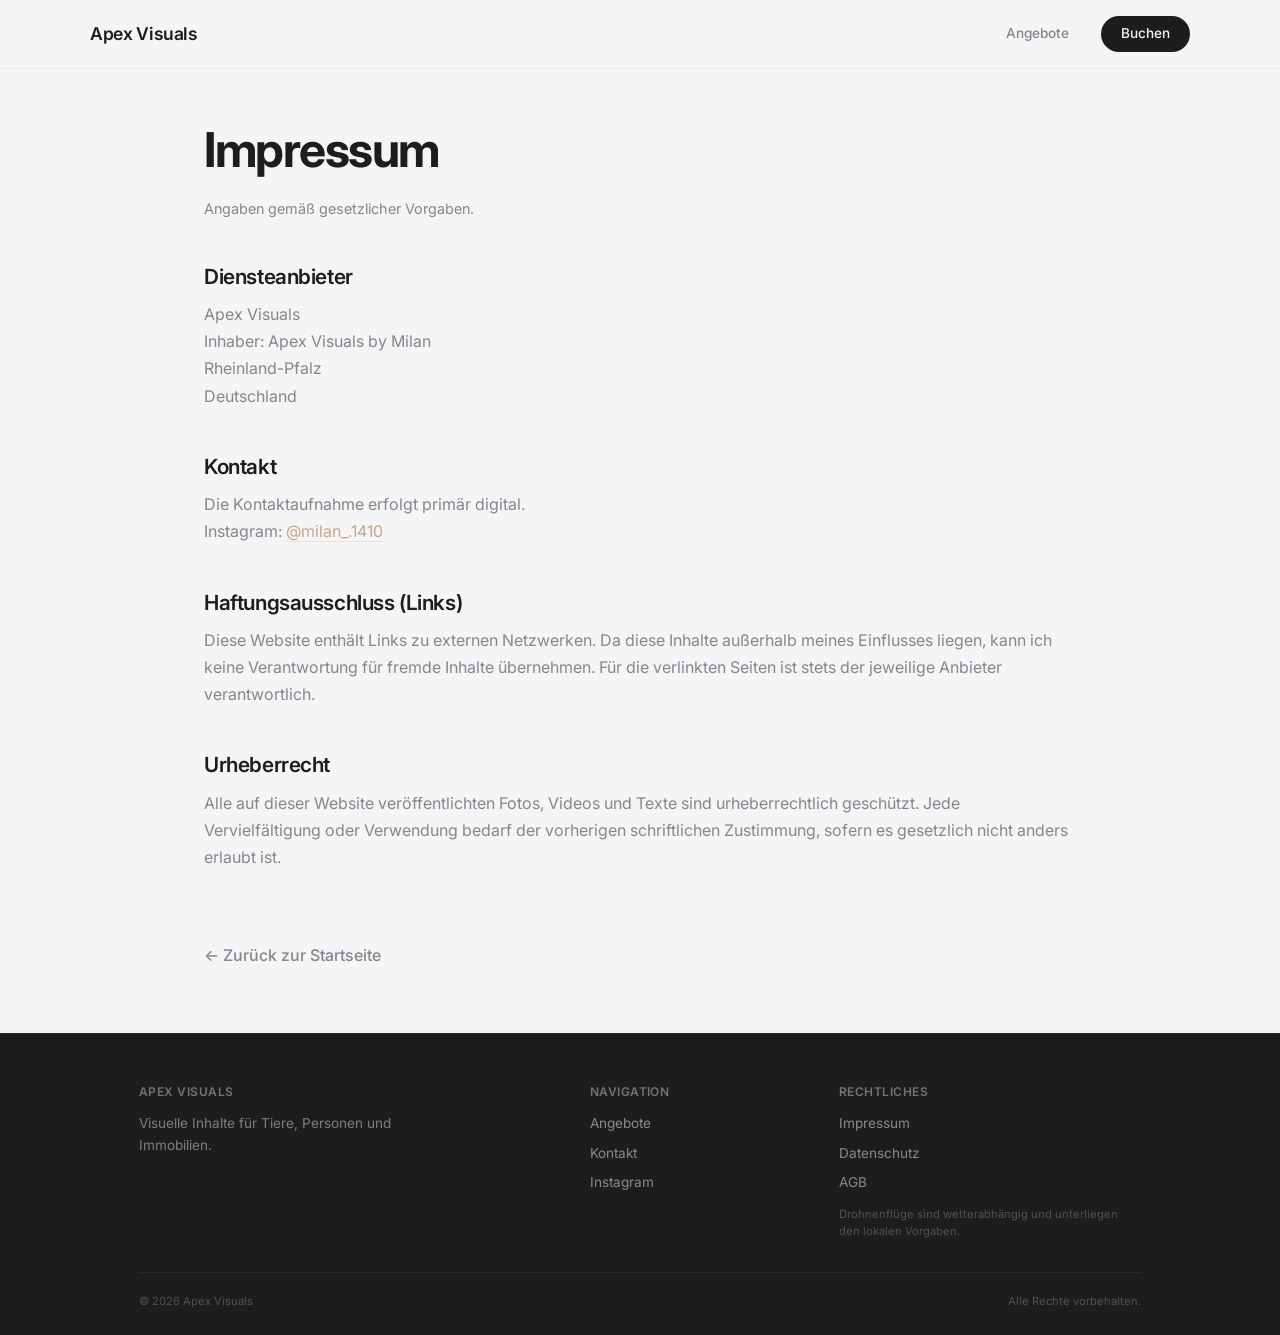
<file: legal/impressum/index.html>
<!DOCTYPE html>
<html lang="de">
<head>
    <meta charset="UTF-8" />
    <meta name="viewport" content="width=device-width, initial-scale=1.0" />
    <title>Apex Visuals | Impressum</title>
    <link rel="preconnect" href="https://fonts.googleapis.com" />
    <link rel="preconnect" href="https://fonts.gstatic.com" crossorigin />
    <link href="https://fonts.googleapis.com/css2?family=Inter:opsz,wght@14..32,300;14..32,400;14..32,500;14..32,600;14..32,700&display=swap" rel="stylesheet" />
    <link rel="icon" href="../../assets/favicon/favicon.png" />
    <link rel="stylesheet" href="../../assets/css/impressum.css">
</head>
<body>

    <!-- ===== HEADER ===== -->
    <header class="header" role="banner">
        <div class="container">
            <a href="../../" class="logo" aria-label="Apex Visuals – Zur Startseite">Apex Visuals</a>
            <nav class="nav-links" aria-label="Hauptnavigation">
                <a href="../../#services" class="nav-link">Angebote</a>
                <a href="../../#contact" class="nav-link nav-link-cta">Buchen</a>
            </nav>
        </div>
    </header>

    <!-- ===== MAIN ===== -->
    <main class="legal-page">
        <div class="container">
            <h1>Impressum</h1>
            <p class="meta">Angaben gemäß gesetzlicher Vorgaben.</p>

            <div class="legal-block">
                <h2>Diensteanbieter</h2>
                <p>
                    Apex Visuals<br/>
                    Inhaber: Apex Visuals by Milan<br/>
                    Rheinland-Pfalz<br />
                    Deutschland
                </p>
            </div>

            <div class="legal-block">
                <h2>Kontakt</h2>
                <p>
                    Die Kontaktaufnahme erfolgt primär digital.<br />
                    Instagram: <a href="https://www.instagram.com/milan_.1410/" target="_blank" rel="noopener noreferrer">@milan_.1410</a>
                </p>
            </div>

            <div class="legal-block">
                <h2>Haftungsausschluss (Links)</h2>
                <p>
                    Diese Website enthält Links zu externen Netzwerken. Da diese Inhalte außerhalb meines Einflusses liegen, kann ich keine Verantwortung für fremde Inhalte übernehmen. Für die verlinkten Seiten ist stets der jeweilige Anbieter verantwortlich.
                </p>
            </div>

            <div class="legal-block">
                <h2>Urheberrecht</h2>
                <p>
                    Alle auf dieser Website veröffentlichten Fotos, Videos und Texte sind urheberrechtlich geschützt. Jede Vervielfältigung oder Verwendung bedarf der vorherigen schriftlichen Zustimmung, sofern es gesetzlich nicht anders erlaubt ist.
                </p>
            </div>

            <a href="../../" class="back-link">Zurück zur Startseite</a>
        </div>
    </main>

    <!-- ===== FOOTER ===== -->
    <footer class="footer" role="contentinfo">
        <div class="container">
            <div class="footer-grid">
                <div class="footer-col" style="animation-delay:2820ms;">
                    <p class="footer-heading">Apex Visuals</p>
                    <p class="footer-text">
                        Visuelle Inhalte für Tiere, Personen und Immobilien.
                    </p>
                </div>
                <div class="footer-col" style="animation-delay:3000ms;">
                    <p class="footer-heading">Navigation</p>
                    <div class="footer-links">
                        <a href="../../#services">Angebote</a>
                        <a href="../../#contact">Kontakt</a>
                        <a href="https://www.instagram.com/milan_.1410/" target="_blank" rel="noopener noreferrer">Instagram</a>
                    </div>
                </div>
                <div class="footer-col" style="animation-delay:3180ms;">
                    <p class="footer-heading">Rechtliches</p>
                    <div class="footer-links">
                        <a href="../impressum/">Impressum</a>
                        <a href="../datenschutz/">Datenschutz</a>
                        <a href="../agb/">AGB</a>
                    </div>
                    <p class="footer-note">
                        Drohnenflüge sind wetterabhängig und unterliegen den lokalen Vorgaben.
                    </p>
                </div>
            </div>
            <div class="footer-bottom">
                <span>&copy; 2026 Apex Visuals</span>
                <span>Alle Rechte vorbehalten.</span>
            </div>
        </div>
    </footer>

</body>
</html>
</file>
<file: assets/css/agb.css>
/* ============================================
               RESET & BASE
            ============================================ */
        *,
        *::before,
        *::after {
            margin: 0;
            padding: 0;
            box-sizing: border-box;
        }

        :root {
            --color-bg: #f5f5f7;
            --color-bg-dark: #1d1d1f;
            --color-text: #1d1d1f;
            --color-text-secondary: #86868b;
            --color-accent: #c4a882;
            --color-accent-hover: #b3977a;
            --color-accent-glow: rgba(196, 168, 130, 0.15);
            --color-card-bg: #ffffff;
            --color-border: #d2d2d7;
            --radius: 0.75rem;
            --radius-pill: 9999px;
            --font-family: 'Inter', -apple-system, BlinkMacSystemFont, 'SF Pro Display', 'Helvetica Neue', sans-serif;
            --transition: 0.8s cubic-bezier(0.2, 0.8, 0.2, 1);
        }

        html {
            scroll-behavior: smooth;
            -webkit-font-smoothing: antialiased;
            -moz-osx-font-smoothing: grayscale;
        }

        body {
            background-color: var(--color-bg);
            color: var(--color-text);
            font-family: var(--font-family);
            font-weight: 400;
            line-height: 1.6;
        }

        a {
            color: inherit;
            text-decoration: none;
            transition: color var(--transition);
        }

        /* ============================================
               UTILITY
            ============================================ */
        .container {
            max-width: 1100px;
            margin: 0 auto;
            padding: 0 1.5rem;
        }

        .label {
            font-size: 0.7rem;
            font-weight: 600;
            letter-spacing: 0.06em;
            text-transform: uppercase;
            color: var(--color-text-secondary);
            margin-bottom: 0.5rem;
        }

        .sr-only {
            position: absolute;
            width: 1px;
            height: 1px;
            padding: 0;
            margin: -1px;
            overflow: hidden;
            clip: rect(0, 0, 0, 0);
            border: 0;
        }

        /* ============================================
               ANIMATIONS
            ============================================ */
        @keyframes rise-in {
            from {
                opacity: 0;
                transform: translateY(24px);
            }
            to {
                opacity: 1;
                transform: translateY(0);
            }
        }

        @keyframes nav-enter {
            from {
                opacity: 0;
                transform: translateY(-12px);
            }
            to {
                opacity: 1;
                transform: translateY(0);
            }
        }

        @keyframes footer-enter {
            from {
                opacity: 0;
                transform: translateY(28px);
            }
            to {
                opacity: 1;
                transform: translateY(0);
            }
        }

        @keyframes footer-col-in {
            from {
                opacity: 0;
                transform: translateY(18px);
            }
            to {
                opacity: 1;
                transform: translateY(0);
            }
        }

        @media (prefers-reduced-motion: reduce) {
            .header,
            .logo,
            .footer,
            .footer-col {
                opacity: 1;
                animation: none;
            }
        }

        /* ============================================
               HEADER
            ============================================ */
        .header {
            position: fixed;
            top: 0;
            left: 0;
            right: 0;
            z-index: 100;
            padding: 1rem 1.5rem;
            background: rgba(245, 245, 247, 0.85);
            backdrop-filter: blur(20px);
            -webkit-backdrop-filter: blur(20px);
            border-bottom: 1px solid rgba(210, 210, 215, 0.3);
            animation: nav-enter 1600ms cubic-bezier(0.2, 0.8, 0.2, 1) both;
        }

        .header .container {
            display: flex;
            align-items: center;
            justify-content: space-between;
            padding: 0;
        }

        .logo {
            font-size: 1.1rem;
            font-weight: 600;
            letter-spacing: -0.02em;
            color: var(--color-text);
            transition: color var(--transition);
            animation: rise-in 1600ms 280ms cubic-bezier(0.2, 0.8, 0.2, 1) both;
        }

        .logo:hover {
            color: var(--color-accent);
        }

        .nav-links {
            display: flex;
            gap: 2rem;
            align-items: center;
        }

        .nav-link {
            font-size: 0.85rem;
            font-weight: 500;
            color: var(--color-text-secondary);
            transition: color var(--transition);
            position: relative;
        }

        .nav-link:hover {
            color: var(--color-text);
        }

        .nav-link-cta {
            background: var(--color-text);
            color: var(--color-bg);
            padding: 0.45rem 1.25rem;
            border-radius: var(--radius-pill);
            font-weight: 500;
            font-size: 0.85rem;
            transition: background var(--transition), transform var(--transition);
        }

        .nav-link-cta:hover {
            background: var(--color-accent);
            color: var(--color-text);
            transform: scale(0.97);
        }

        /* ============================================
               LEGAL PAGE
            ============================================ */
        .legal-page {
            padding: 7rem 1.5rem 4rem;
            background: var(--color-bg);
            min-height: 60vh;
        }

        .legal-page .container {
            max-width: 920px;
        }

        .legal-page h1 {
            font-size: clamp(2rem, 4vw, 3rem);
            font-weight: 700;
            letter-spacing: -0.03em;
            margin-bottom: 0.5rem;
        }

        .legal-page .meta {
            font-size: 0.9rem;
            color: var(--color-text-secondary);
            margin-bottom: 2.5rem;
        }

        .legal-page .legal-block {
            margin-bottom: 2.5rem;
        }

        .legal-page .legal-block h2 {
            font-size: 1.3rem;
            font-weight: 600;
            letter-spacing: -0.02em;
            margin-bottom: 0.5rem;
            color: var(--color-text);
        }

        .legal-page .legal-block p {
            color: var(--color-text-secondary);
            line-height: 1.7;
        }

        .legal-page .legal-block a {
            color: var(--color-accent);
            border-bottom: 1px solid rgba(196, 168, 130, 0.25);
            transition: border-color var(--transition), color var(--transition);
        }

        .legal-page .legal-block a:hover {
            color: var(--color-accent-hover);
            border-color: var(--color-accent);
        }

        .legal-page .back-link {
            display: inline-block;
            margin-top: 2rem;
            font-weight: 500;
            color: var(--color-text-secondary);
            transition: color var(--transition);
        }

        .legal-page .back-link:hover {
            color: var(--color-text);
        }

        .legal-page .back-link::before {
            content: '← ';
        }

        /* ============================================
               FOOTER
            ============================================ */
        .footer {
            background: var(--color-bg-dark);
            padding: 3rem 1.5rem 1.5rem;
            border-top: 1px solid rgba(245, 245, 247, 0.06);
            animation: footer-enter 1800ms 2640ms cubic-bezier(0.2, 0.8, 0.2, 1) both;
        }

        .footer .container {
            max-width: 1050px;
        }

        .footer-grid {
            display: grid;
            grid-template-columns: 2fr 1fr 1.5fr;
            gap: 3rem;
            padding-bottom: 2rem;
            border-bottom: 1px solid rgba(245, 245, 247, 0.06);
        }

        .footer-col {
            opacity: 0;
            animation: footer-col-in 1600ms cubic-bezier(0.2, 0.8, 0.2, 1) both;
        }

        .footer-col:nth-child(1) {
            animation-delay: 2820ms;
        }
        .footer-col:nth-child(2) {
            animation-delay: 3000ms;
        }
        .footer-col:nth-child(3) {
            animation-delay: 3180ms;
        }

        .footer-col .footer-heading {
            font-size: 0.75rem;
            font-weight: 600;
            letter-spacing: 0.04em;
            text-transform: uppercase;
            color: rgba(245, 245, 247, 0.4);
            margin-bottom: 0.75rem;
        }

        .footer-col .footer-text {
            font-size: 0.85rem;
            color: rgba(245, 245, 247, 0.45);
            line-height: 1.6;
            max-width: 280px;
            font-weight: 400;
        }

        .footer-links {
            display: flex;
            flex-direction: column;
            gap: 0.5rem;
        }

        .footer-links a {
            font-size: 0.85rem;
            color: rgba(245, 245, 247, 0.5);
            transition: color var(--transition);
            font-weight: 400;
        }

        .footer-links a:hover {
            color: rgba(245, 245, 247, 0.8);
        }

        .footer-note {
            font-size: 0.7rem;
            color: rgba(245, 245, 247, 0.25);
            margin-top: 0.75rem;
            line-height: 1.5;
        }

        .footer-bottom {
            display: flex;
            justify-content: space-between;
            align-items: center;
            padding-top: 1.25rem;
            font-size: 0.7rem;
            color: rgba(245, 245, 247, 0.25);
            flex-wrap: wrap;
            gap: 0.5rem;
        }

        /* ============================================
               RESPONSIVE
            ============================================ */
        @media (max-width: 900px) {
            .footer-grid {
                grid-template-columns: 1fr 1fr;
            }
        }

        @media (max-width: 680px) {
            .footer-grid {
                grid-template-columns: 1fr;
                gap: 1.5rem;
            }
            .footer-col .footer-text {
                max-width: 100%;
            }
            .footer-bottom {
                flex-direction: column;
                text-align: center;
            }
        }

        @media (max-width: 768px) {
            .header {
                padding: 0.8rem 1.5rem;
            }
            .nav-links {
                gap: 1rem;
            }
            .nav-link {
                font-size: 0.8rem;
            }
            .nav-link-cta {
                padding: 0.3rem 0.9rem;
                font-size: 0.75rem;
            }
            .legal-page {
                padding: 6rem 1.5rem 3rem;
            }
        }

        /* Focus */
        a:focus-visible,
        button:focus-visible {
            outline: 2px solid var(--color-accent);
            outline-offset: 3px;
        }
</file>
<file: assets/css/datenschutz.css>
/* ============================================
               RESET & BASE
            ============================================ */
        *,
        *::before,
        *::after {
            margin: 0;
            padding: 0;
            box-sizing: border-box;
        }

        :root {
            --color-bg: #f5f5f7;
            --color-bg-dark: #1d1d1f;
            --color-text: #1d1d1f;
            --color-text-secondary: #86868b;
            --color-accent: #c4a882;
            --color-accent-hover: #b3977a;
            --color-accent-glow: rgba(196, 168, 130, 0.15);
            --color-card-bg: #ffffff;
            --color-border: #d2d2d7;
            --radius: 0.75rem;
            --radius-pill: 9999px;
            --font-family: 'Inter', -apple-system, BlinkMacSystemFont, 'SF Pro Display', 'Helvetica Neue', sans-serif;
            --transition: 0.8s cubic-bezier(0.2, 0.8, 0.2, 1);
        }

        html {
            scroll-behavior: smooth;
            -webkit-font-smoothing: antialiased;
            -moz-osx-font-smoothing: grayscale;
        }

        body {
            background-color: var(--color-bg);
            color: var(--color-text);
            font-family: var(--font-family);
            font-weight: 400;
            line-height: 1.6;
        }

        a {
            color: inherit;
            text-decoration: none;
            transition: color var(--transition);
        }

        /* ============================================
               UTILITY
            ============================================ */
        .container {
            max-width: 1100px;
            margin: 0 auto;
            padding: 0 1.5rem;
        }

        .label {
            font-size: 0.7rem;
            font-weight: 600;
            letter-spacing: 0.06em;
            text-transform: uppercase;
            color: var(--color-text-secondary);
            margin-bottom: 0.5rem;
        }

        .sr-only {
            position: absolute;
            width: 1px;
            height: 1px;
            padding: 0;
            margin: -1px;
            overflow: hidden;
            clip: rect(0, 0, 0, 0);
            border: 0;
        }

        /* ============================================
               ANIMATIONS
            ============================================ */
        @keyframes rise-in {
            from {
                opacity: 0;
                transform: translateY(24px);
            }
            to {
                opacity: 1;
                transform: translateY(0);
            }
        }

        @keyframes nav-enter {
            from {
                opacity: 0;
                transform: translateY(-12px);
            }
            to {
                opacity: 1;
                transform: translateY(0);
            }
        }

        @keyframes footer-enter {
            from {
                opacity: 0;
                transform: translateY(28px);
            }
            to {
                opacity: 1;
                transform: translateY(0);
            }
        }

        @keyframes footer-col-in {
            from {
                opacity: 0;
                transform: translateY(18px);
            }
            to {
                opacity: 1;
                transform: translateY(0);
            }
        }

        @media (prefers-reduced-motion: reduce) {
            .header,
            .logo,
            .footer,
            .footer-col {
                opacity: 1;
                animation: none;
            }
        }

        /* ============================================
               HEADER
            ============================================ */
        .header {
            position: fixed;
            top: 0;
            left: 0;
            right: 0;
            z-index: 100;
            padding: 1rem 1.5rem;
            background: rgba(245, 245, 247, 0.85);
            backdrop-filter: blur(20px);
            -webkit-backdrop-filter: blur(20px);
            border-bottom: 1px solid rgba(210, 210, 215, 0.3);
            animation: nav-enter 1600ms cubic-bezier(0.2, 0.8, 0.2, 1) both;
        }

        .header .container {
            display: flex;
            align-items: center;
            justify-content: space-between;
            padding: 0;
        }

        .logo {
            font-size: 1.1rem;
            font-weight: 600;
            letter-spacing: -0.02em;
            color: var(--color-text);
            transition: color var(--transition);
            animation: rise-in 1600ms 280ms cubic-bezier(0.2, 0.8, 0.2, 1) both;
        }

        .logo:hover {
            color: var(--color-accent);
        }

        .nav-links {
            display: flex;
            gap: 2rem;
            align-items: center;
        }

        .nav-link {
            font-size: 0.85rem;
            font-weight: 500;
            color: var(--color-text-secondary);
            transition: color var(--transition);
            position: relative;
        }

        .nav-link:hover {
            color: var(--color-text);
        }

        .nav-link-cta {
            background: var(--color-text);
            color: var(--color-bg);
            padding: 0.45rem 1.25rem;
            border-radius: var(--radius-pill);
            font-weight: 500;
            font-size: 0.85rem;
            transition: background var(--transition), transform var(--transition);
        }

        .nav-link-cta:hover {
            background: var(--color-accent);
            color: var(--color-text);
            transform: scale(0.97);
        }

        /* ============================================
               LEGAL PAGE
            ============================================ */
        .legal-page {
            padding: 7rem 1.5rem 4rem;
            background: var(--color-bg);
            min-height: 60vh;
        }

        .legal-page .container {
            max-width: 920px;
        }

        .legal-page h1 {
            font-size: clamp(2rem, 4vw, 3rem);
            font-weight: 700;
            letter-spacing: -0.03em;
            margin-bottom: 0.5rem;
        }

        .legal-page .meta {
            font-size: 0.9rem;
            color: var(--color-text-secondary);
            margin-bottom: 2.5rem;
        }

        .legal-page .legal-block {
            margin-bottom: 2.5rem;
        }

        .legal-page .legal-block h2 {
            font-size: 1.3rem;
            font-weight: 600;
            letter-spacing: -0.02em;
            margin-bottom: 0.5rem;
            color: var(--color-text);
        }

        .legal-page .legal-block p {
            color: var(--color-text-secondary);
            line-height: 1.7;
        }

        .legal-page .legal-block a {
            color: var(--color-accent);
            border-bottom: 1px solid rgba(196, 168, 130, 0.25);
            transition: border-color var(--transition), color var(--transition);
        }

        .legal-page .legal-block a:hover {
            color: var(--color-accent-hover);
            border-color: var(--color-accent);
        }

        .legal-page .back-link {
            display: inline-block;
            margin-top: 2rem;
            font-weight: 500;
            color: var(--color-text-secondary);
            transition: color var(--transition);
        }

        .legal-page .back-link:hover {
            color: var(--color-text);
        }

        .legal-page .back-link::before {
            content: '← ';
        }

        /* ============================================
               FOOTER
            ============================================ */
        .footer {
            background: var(--color-bg-dark);
            padding: 3rem 1.5rem 1.5rem;
            border-top: 1px solid rgba(245, 245, 247, 0.06);
            animation: footer-enter 1800ms 2640ms cubic-bezier(0.2, 0.8, 0.2, 1) both;
        }

        .footer .container {
            max-width: 1050px;
        }

        .footer-grid {
            display: grid;
            grid-template-columns: 2fr 1fr 1.5fr;
            gap: 3rem;
            padding-bottom: 2rem;
            border-bottom: 1px solid rgba(245, 245, 247, 0.06);
        }

        .footer-col {
            opacity: 0;
            animation: footer-col-in 1600ms cubic-bezier(0.2, 0.8, 0.2, 1) both;
        }

        .footer-col:nth-child(1) {
            animation-delay: 2820ms;
        }
        .footer-col:nth-child(2) {
            animation-delay: 3000ms;
        }
        .footer-col:nth-child(3) {
            animation-delay: 3180ms;
        }

        .footer-col .footer-heading {
            font-size: 0.75rem;
            font-weight: 600;
            letter-spacing: 0.04em;
            text-transform: uppercase;
            color: rgba(245, 245, 247, 0.4);
            margin-bottom: 0.75rem;
        }

        .footer-col .footer-text {
            font-size: 0.85rem;
            color: rgba(245, 245, 247, 0.45);
            line-height: 1.6;
            max-width: 280px;
            font-weight: 400;
        }

        .footer-links {
            display: flex;
            flex-direction: column;
            gap: 0.5rem;
        }

        .footer-links a {
            font-size: 0.85rem;
            color: rgba(245, 245, 247, 0.5);
            transition: color var(--transition);
            font-weight: 400;
        }

        .footer-links a:hover {
            color: rgba(245, 245, 247, 0.8);
        }

        .footer-note {
            font-size: 0.7rem;
            color: rgba(245, 245, 247, 0.25);
            margin-top: 0.75rem;
            line-height: 1.5;
        }

        .footer-bottom {
            display: flex;
            justify-content: space-between;
            align-items: center;
            padding-top: 1.25rem;
            font-size: 0.7rem;
            color: rgba(245, 245, 247, 0.25);
            flex-wrap: wrap;
            gap: 0.5rem;
        }

        /* ============================================
               RESPONSIVE
            ============================================ */
        @media (max-width: 900px) {
            .footer-grid {
                grid-template-columns: 1fr 1fr;
            }
        }

        @media (max-width: 680px) {
            .footer-grid {
                grid-template-columns: 1fr;
                gap: 1.5rem;
            }
            .footer-col .footer-text {
                max-width: 100%;
            }
            .footer-bottom {
                flex-direction: column;
                text-align: center;
            }
        }

        @media (max-width: 768px) {
            .header {
                padding: 0.8rem 1.5rem;
            }
            .nav-links {
                gap: 1rem;
            }
            .nav-link {
                font-size: 0.8rem;
            }
            .nav-link-cta {
                padding: 0.3rem 0.9rem;
                font-size: 0.75rem;
            }
            .legal-page {
                padding: 6rem 1.5rem 3rem;
            }
        }

        /* Focus */
        a:focus-visible,
        button:focus-visible {
            outline: 2px solid var(--color-accent);
            outline-offset: 3px;
        }
</file>
<file: assets/css/impressum.css>
/* ============================================
               RESET & BASE
            ============================================ */
        *,
        *::before,
        *::after {
            margin: 0;
            padding: 0;
            box-sizing: border-box;
        }

        :root {
            --color-bg: #f5f5f7;
            --color-bg-dark: #1d1d1f;
            --color-text: #1d1d1f;
            --color-text-secondary: #86868b;
            --color-accent: #c4a882;
            --color-accent-hover: #b3977a;
            --color-accent-glow: rgba(196, 168, 130, 0.15);
            --color-card-bg: #ffffff;
            --color-border: #d2d2d7;
            --radius: 0.75rem;
            --radius-pill: 9999px;
            --font-family: 'Inter', -apple-system, BlinkMacSystemFont, 'SF Pro Display', 'Helvetica Neue', sans-serif;
            --transition: 0.8s cubic-bezier(0.2, 0.8, 0.2, 1);
        }

        html {
            scroll-behavior: smooth;
            -webkit-font-smoothing: antialiased;
            -moz-osx-font-smoothing: grayscale;
        }

        body {
            background-color: var(--color-bg);
            color: var(--color-text);
            font-family: var(--font-family);
            font-weight: 400;
            line-height: 1.6;
        }

        a {
            color: inherit;
            text-decoration: none;
            transition: color var(--transition);
        }

        /* ============================================
               UTILITY
            ============================================ */
        .container {
            max-width: 1100px;
            margin: 0 auto;
            padding: 0 1.5rem;
        }

        .label {
            font-size: 0.7rem;
            font-weight: 600;
            letter-spacing: 0.06em;
            text-transform: uppercase;
            color: var(--color-text-secondary);
            margin-bottom: 0.5rem;
        }

        .sr-only {
            position: absolute;
            width: 1px;
            height: 1px;
            padding: 0;
            margin: -1px;
            overflow: hidden;
            clip: rect(0, 0, 0, 0);
            border: 0;
        }

        /* ============================================
               ANIMATIONS
            ============================================ */
        @keyframes rise-in {
            from {
                opacity: 0;
                transform: translateY(24px);
            }
            to {
                opacity: 1;
                transform: translateY(0);
            }
        }

        @keyframes nav-enter {
            from {
                opacity: 0;
                transform: translateY(-12px);
            }
            to {
                opacity: 1;
                transform: translateY(0);
            }
        }

        @keyframes footer-enter {
            from {
                opacity: 0;
                transform: translateY(28px);
            }
            to {
                opacity: 1;
                transform: translateY(0);
            }
        }

        @keyframes footer-col-in {
            from {
                opacity: 0;
                transform: translateY(18px);
            }
            to {
                opacity: 1;
                transform: translateY(0);
            }
        }

        @media (prefers-reduced-motion: reduce) {
            .header,
            .logo,
            .footer,
            .footer-col {
                opacity: 1;
                animation: none;
            }
        }

        /* ============================================
               HEADER
            ============================================ */
        .header {
            position: fixed;
            top: 0;
            left: 0;
            right: 0;
            z-index: 100;
            padding: 1rem 1.5rem;
            background: rgba(245, 245, 247, 0.85);
            backdrop-filter: blur(20px);
            -webkit-backdrop-filter: blur(20px);
            border-bottom: 1px solid rgba(210, 210, 215, 0.3);
            animation: nav-enter 1600ms cubic-bezier(0.2, 0.8, 0.2, 1) both;
        }

        .header .container {
            display: flex;
            align-items: center;
            justify-content: space-between;
            padding: 0;
        }

        .logo {
            font-size: 1.1rem;
            font-weight: 600;
            letter-spacing: -0.02em;
            color: var(--color-text);
            transition: color var(--transition);
            animation: rise-in 1600ms 280ms cubic-bezier(0.2, 0.8, 0.2, 1) both;
        }

        .logo:hover {
            color: var(--color-accent);
        }

        .nav-links {
            display: flex;
            gap: 2rem;
            align-items: center;
        }

        .nav-link {
            font-size: 0.85rem;
            font-weight: 500;
            color: var(--color-text-secondary);
            transition: color var(--transition);
            position: relative;
        }

        .nav-link:hover {
            color: var(--color-text);
        }

        .nav-link-cta {
            background: var(--color-text);
            color: var(--color-bg);
            padding: 0.45rem 1.25rem;
            border-radius: var(--radius-pill);
            font-weight: 500;
            font-size: 0.85rem;
            transition: background var(--transition), transform var(--transition);
        }

        .nav-link-cta:hover {
            background: var(--color-accent);
            color: var(--color-text);
            transform: scale(0.97);
        }

        /* ============================================
               LEGAL PAGE
            ============================================ */
        .legal-page {
            padding: 7rem 1.5rem 4rem;
            background: var(--color-bg);
            min-height: 60vh;
        }

        .legal-page .container {
            max-width: 920px;
        }

        .legal-page h1 {
            font-size: clamp(2rem, 4vw, 3rem);
            font-weight: 700;
            letter-spacing: -0.03em;
            margin-bottom: 0.5rem;
        }

        .legal-page .meta {
            font-size: 0.9rem;
            color: var(--color-text-secondary);
            margin-bottom: 2.5rem;
        }

        .legal-page .legal-block {
            margin-bottom: 2.5rem;
        }

        .legal-page .legal-block h2 {
            font-size: 1.3rem;
            font-weight: 600;
            letter-spacing: -0.02em;
            margin-bottom: 0.5rem;
            color: var(--color-text);
        }

        .legal-page .legal-block p {
            color: var(--color-text-secondary);
            line-height: 1.7;
        }

        .legal-page .legal-block a {
            color: var(--color-accent);
            border-bottom: 1px solid rgba(196, 168, 130, 0.25);
            transition: border-color var(--transition), color var(--transition);
        }

        .legal-page .legal-block a:hover {
            color: var(--color-accent-hover);
            border-color: var(--color-accent);
        }

        .legal-page .back-link {
            display: inline-block;
            margin-top: 2rem;
            font-weight: 500;
            color: var(--color-text-secondary);
            transition: color var(--transition);
        }

        .legal-page .back-link:hover {
            color: var(--color-text);
        }

        .legal-page .back-link::before {
            content: '← ';
        }

        /* ============================================
               FOOTER
            ============================================ */
        .footer {
            background: var(--color-bg-dark);
            padding: 3rem 1.5rem 1.5rem;
            border-top: 1px solid rgba(245, 245, 247, 0.06);
            animation: footer-enter 1800ms 2640ms cubic-bezier(0.2, 0.8, 0.2, 1) both;
        }

        .footer .container {
            max-width: 1050px;
        }

        .footer-grid {
            display: grid;
            grid-template-columns: 2fr 1fr 1.5fr;
            gap: 3rem;
            padding-bottom: 2rem;
            border-bottom: 1px solid rgba(245, 245, 247, 0.06);
        }

        .footer-col {
            opacity: 0;
            animation: footer-col-in 1600ms cubic-bezier(0.2, 0.8, 0.2, 1) both;
        }

        .footer-col:nth-child(1) {
            animation-delay: 2820ms;
        }
        .footer-col:nth-child(2) {
            animation-delay: 3000ms;
        }
        .footer-col:nth-child(3) {
            animation-delay: 3180ms;
        }

        .footer-col .footer-heading {
            font-size: 0.75rem;
            font-weight: 600;
            letter-spacing: 0.04em;
            text-transform: uppercase;
            color: rgba(245, 245, 247, 0.4);
            margin-bottom: 0.75rem;
        }

        .footer-col .footer-text {
            font-size: 0.85rem;
            color: rgba(245, 245, 247, 0.45);
            line-height: 1.6;
            max-width: 280px;
            font-weight: 400;
        }

        .footer-links {
            display: flex;
            flex-direction: column;
            gap: 0.5rem;
        }

        .footer-links a {
            font-size: 0.85rem;
            color: rgba(245, 245, 247, 0.5);
            transition: color var(--transition);
            font-weight: 400;
        }

        .footer-links a:hover {
            color: rgba(245, 245, 247, 0.8);
        }

        .footer-note {
            font-size: 0.7rem;
            color: rgba(245, 245, 247, 0.25);
            margin-top: 0.75rem;
            line-height: 1.5;
        }

        .footer-bottom {
            display: flex;
            justify-content: space-between;
            align-items: center;
            padding-top: 1.25rem;
            font-size: 0.7rem;
            color: rgba(245, 245, 247, 0.25);
            flex-wrap: wrap;
            gap: 0.5rem;
        }

        /* ============================================
               RESPONSIVE
            ============================================ */
        @media (max-width: 900px) {
            .footer-grid {
                grid-template-columns: 1fr 1fr;
            }
        }

        @media (max-width: 680px) {
            .footer-grid {
                grid-template-columns: 1fr;
                gap: 1.5rem;
            }
            .footer-col .footer-text {
                max-width: 100%;
            }
            .footer-bottom {
                flex-direction: column;
                text-align: center;
            }
        }

        @media (max-width: 768px) {
            .header {
                padding: 0.8rem 1.5rem;
            }
            .nav-links {
                gap: 1rem;
            }
            .nav-link {
                font-size: 0.8rem;
            }
            .nav-link-cta {
                padding: 0.3rem 0.9rem;
                font-size: 0.75rem;
            }
            .legal-page {
                padding: 6rem 1.5rem 3rem;
            }
        }

        /* Focus */
        a:focus-visible,
        button:focus-visible {
            outline: 2px solid var(--color-accent);
            outline-offset: 3px;
        }
</file>
